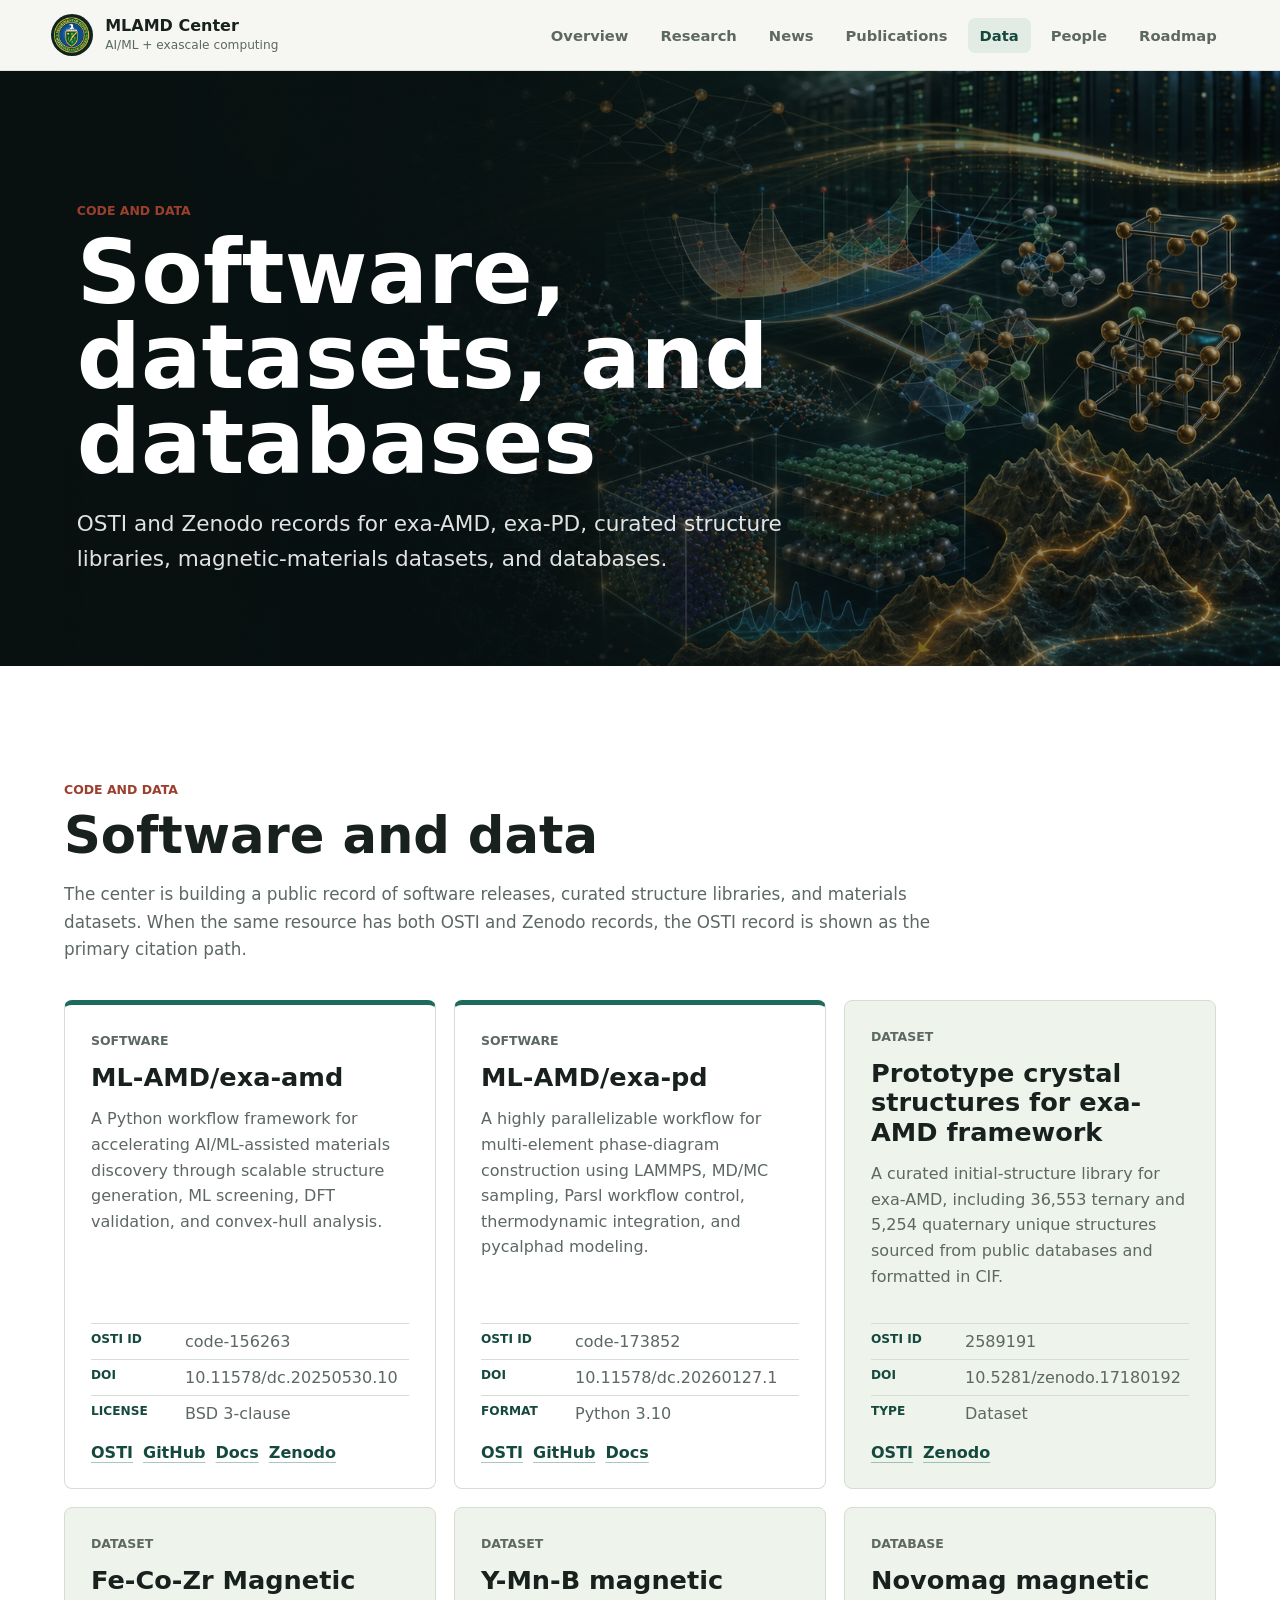
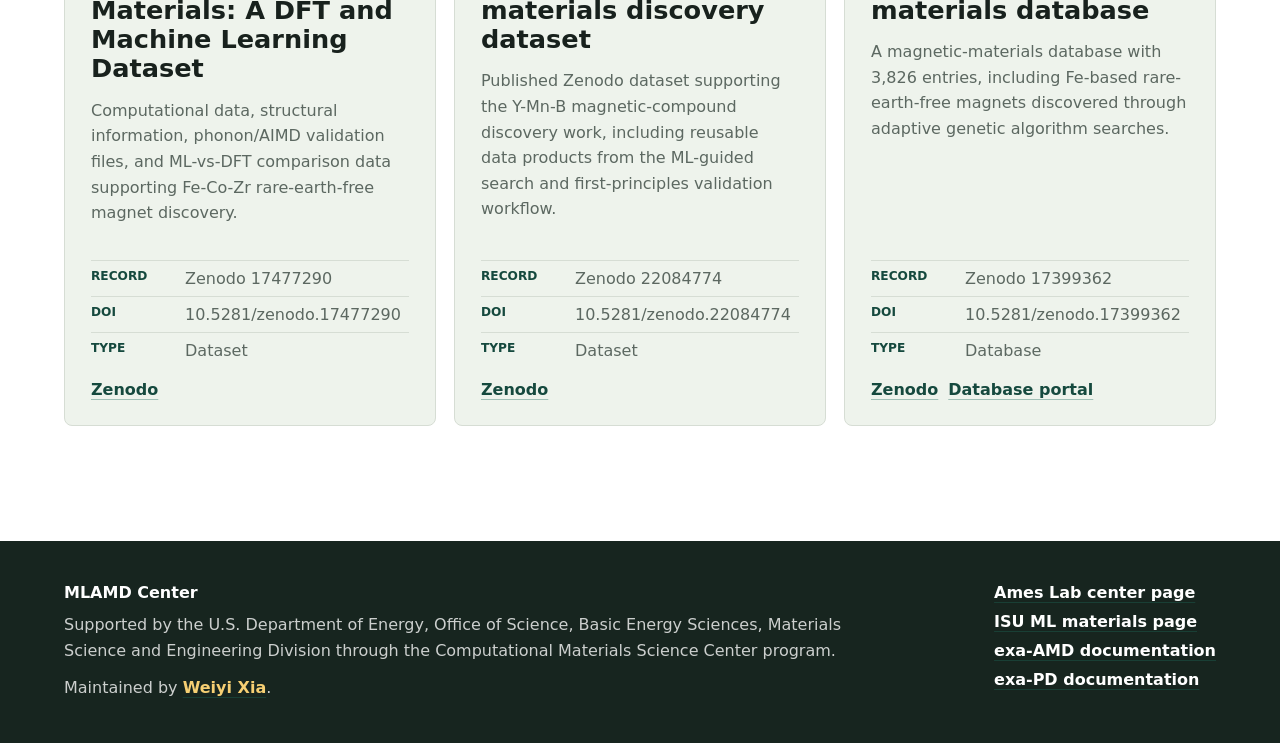
<file: data.html>
<!doctype html>
<html lang="en">
  <head>
    <meta charset="utf-8" />
    <meta name="viewport" content="width=device-width, initial-scale=1" />
    <title>Code and Data | MLAMD Center</title>
    <meta name="description" content="MLAMD Center project page." />
    <link rel="stylesheet" href="styles.css" />
  </head>
  <body>
    <header class="site-header">
      <a class="brand" href="index.html" aria-label="MLAMD Center home">
        <img class="brand-logo" src="assets/doe-seal.png" alt="U.S. Department of Energy seal" />
        <span>
          <strong>MLAMD Center</strong>
          <small>AI/ML + exascale computing</small>
        </span>
      </a>
      <nav class="main-nav" aria-label="Primary navigation">
        <a href="index.html">Overview</a>
        <a href="research.html">Research</a>
        <a href="news.html">News</a>
        <a href="publications.html">Publications</a>
        <a class="is-active" href="data.html">Data</a>
        <a href="people.html">People</a>
        <a href="roadmap.html">Roadmap</a>
      </nav>
    </header>
    <main id="top">
      <section class="people-hero page-hero">
        <div>
          <p class="eyebrow">Code and Data</p>
          <h1>Software, datasets, and databases</h1>
          <p class="lead">OSTI and Zenodo records for exa-AMD, exa-PD, curated structure libraries, magnetic-materials datasets, and databases.</p>
        </div>
      </section>

      <section id="data" class="section data-section">
        <div class="section-heading wide">
          <p class="eyebrow">Code and Data</p>
          <h2>Software and data</h2>
          <p class="section-intro">
            The center is building a public record of software releases, curated structure libraries, and
            materials datasets. When the same resource has both OSTI and Zenodo records, the OSTI record is shown
            as the primary citation path.
          </p>
        </div>
        <div class="data-grid">
          <article class="data-card featured-data">
            <p class="label">Software</p>
            <h3>ML-AMD/exa-amd</h3>
            <p>
              A Python workflow framework for accelerating AI/ML-assisted materials discovery through scalable
              structure generation, ML screening, DFT validation, and convex-hull analysis.
            </p>
            <dl class="data-meta">
              <div><dt>OSTI ID</dt><dd>code-156263</dd></div>
              <div><dt>DOI</dt><dd>10.11578/dc.20250530.10</dd></div>
              <div><dt>License</dt><dd>BSD 3-clause</dd></div>
            </dl>
            <div class="data-links">
              <a href="https://www.osti.gov/biblio/code-156263">OSTI</a>
              <a href="https://github.com/ML-AMD/exa-amd">GitHub</a>
              <a href="https://ml-amd.github.io/exa-amd/">Docs</a>
              <a href="https://zenodo.org/records/17477448">Zenodo</a>
            </div>
          </article>

          <article class="data-card featured-data">
            <p class="label">Software</p>
            <h3>ML-AMD/exa-pd</h3>
            <p>
              A highly parallelizable workflow for multi-element phase-diagram construction using LAMMPS,
              MD/MC sampling, Parsl workflow control, thermodynamic integration, and pycalphad modeling.
            </p>
            <dl class="data-meta">
              <div><dt>OSTI ID</dt><dd>code-173852</dd></div>
              <div><dt>DOI</dt><dd>10.11578/dc.20260127.1</dd></div>
              <div><dt>Format</dt><dd>Python 3.10</dd></div>
            </dl>
            <div class="data-links">
              <a href="https://www.osti.gov/biblio/code-173852">OSTI</a>
              <a href="https://github.com/ML-AMD/exa-pd">GitHub</a>
              <a href="https://ml-amd.github.io/exa-pd/">Docs</a>
            </div>
          </article>

          <article class="data-card">
            <p class="label">Dataset</p>
            <h3>Prototype crystal structures for exa-AMD framework</h3>
            <p>
              A curated initial-structure library for exa-AMD, including 36,553 ternary and 5,254 quaternary
              unique structures sourced from public databases and formatted in CIF.
            </p>
            <dl class="data-meta">
              <div><dt>OSTI ID</dt><dd>2589191</dd></div>
              <div><dt>DOI</dt><dd>10.5281/zenodo.17180192</dd></div>
              <div><dt>Type</dt><dd>Dataset</dd></div>
            </dl>
            <div class="data-links">
              <a href="https://www.osti.gov/biblio/2589191">OSTI</a>
              <a href="https://zenodo.org/records/17180192">Zenodo</a>
            </div>
          </article>

          <article class="data-card">
            <p class="label">Dataset</p>
            <h3>Fe-Co-Zr Magnetic Materials: A DFT and Machine Learning Dataset</h3>
            <p>
              Computational data, structural information, phonon/AIMD validation files, and ML-vs-DFT comparison
              data supporting Fe-Co-Zr rare-earth-free magnet discovery.
            </p>
            <dl class="data-meta">
              <div><dt>Record</dt><dd>Zenodo 17477290</dd></div>
              <div><dt>DOI</dt><dd>10.5281/zenodo.17477290</dd></div>
              <div><dt>Type</dt><dd>Dataset</dd></div>
            </dl>
            <div class="data-links">
              <a href="https://zenodo.org/records/17477290">Zenodo</a>
            </div>
          </article>

          <article class="data-card">
            <p class="label">Dataset</p>
            <h3>Y-Mn-B magnetic materials discovery dataset</h3>
            <p>
              Published Zenodo dataset supporting the Y-Mn-B magnetic-compound discovery work, including reusable
              data products from the ML-guided search and first-principles validation workflow.
            </p>
            <dl class="data-meta">
              <div><dt>Record</dt><dd>Zenodo 22084774</dd></div>
              <div><dt>DOI</dt><dd>10.5281/zenodo.22084774</dd></div>
              <div><dt>Type</dt><dd>Dataset</dd></div>
            </dl>
            <div class="data-links">
              <a href="https://zenodo.org/records/22084774">Zenodo</a>
            </div>
          </article>

          <article class="data-card">
            <p class="label">Database</p>
            <h3>Novomag magnetic materials database</h3>
            <p>
              A magnetic-materials database with 3,826 entries, including Fe-based rare-earth-free magnets
              discovered through adaptive genetic algorithm searches.
            </p>
            <dl class="data-meta">
              <div><dt>Record</dt><dd>Zenodo 17399362</dd></div>
              <div><dt>DOI</dt><dd>10.5281/zenodo.17399362</dd></div>
              <div><dt>Type</dt><dd>Database</dd></div>
            </dl>
            <div class="data-links">
              <a href="https://zenodo.org/records/17399362">Zenodo</a>
              <a href="https://www.novomag.physics.iastate.edu/structure-database">Database portal</a>
            </div>
          </article>
        </div>
      </section>
    </main>
    <footer class="site-footer">
      <div>
        <strong>MLAMD Center</strong>
        <p>Supported by the U.S. Department of Energy, Office of Science, Basic Energy Sciences, Materials Science and Engineering Division through the Computational Materials Science Center program.</p>
        <p class="maintainer">Maintained by <a href="https://shdejavu.github.io/">Weiyi Xia</a>.</p>
      </div>
      <nav aria-label="Related links">
        <a href="https://www.ameslab.gov/machine-learning-accelerated-materials-discovery-center">Ames Lab center page</a>
        <a href="https://ml-material.physics.iastate.edu/">ISU ML materials page</a>
        <a href="https://ml-amd.github.io/exa-amd/">exa-AMD documentation</a>
        <a href="https://ml-amd.github.io/exa-pd/">exa-PD documentation</a>
      </nav>
    </footer>
    <script src="app.js"></script>
  </body>
</html>
</file>
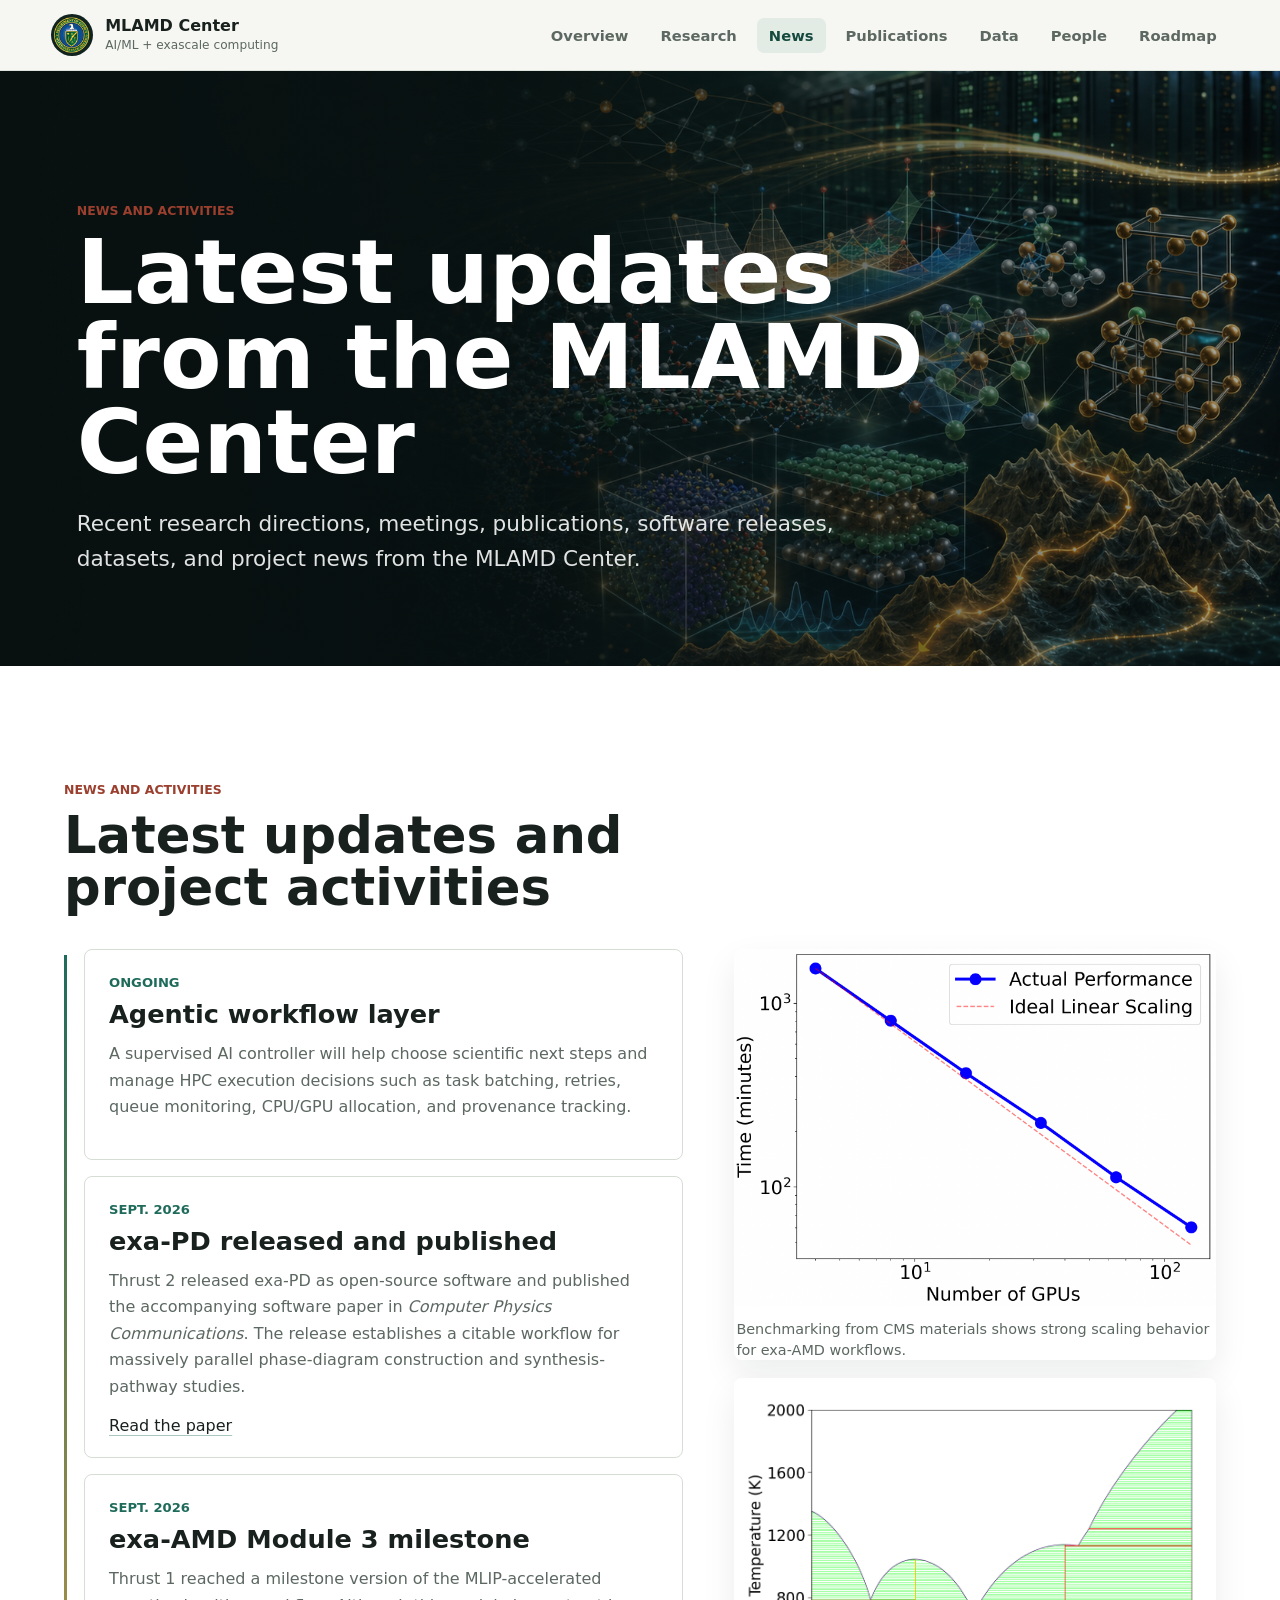
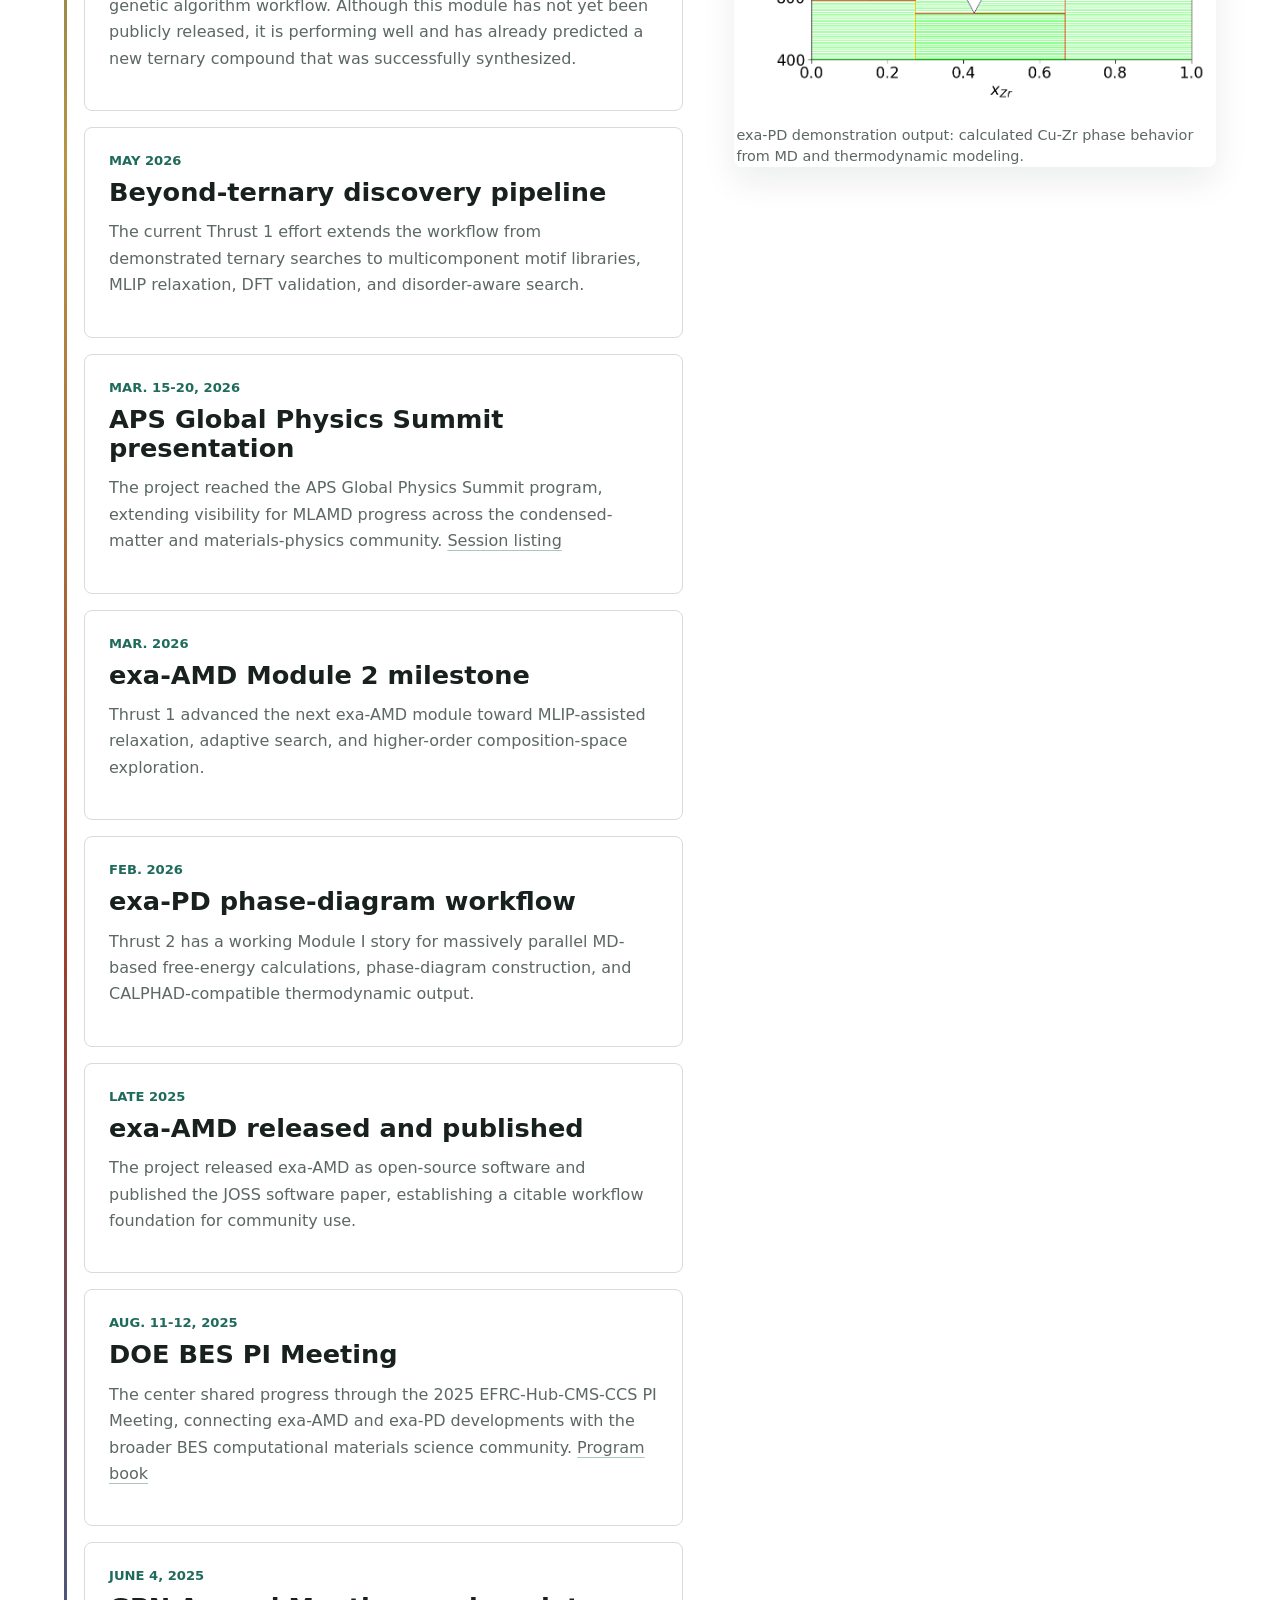
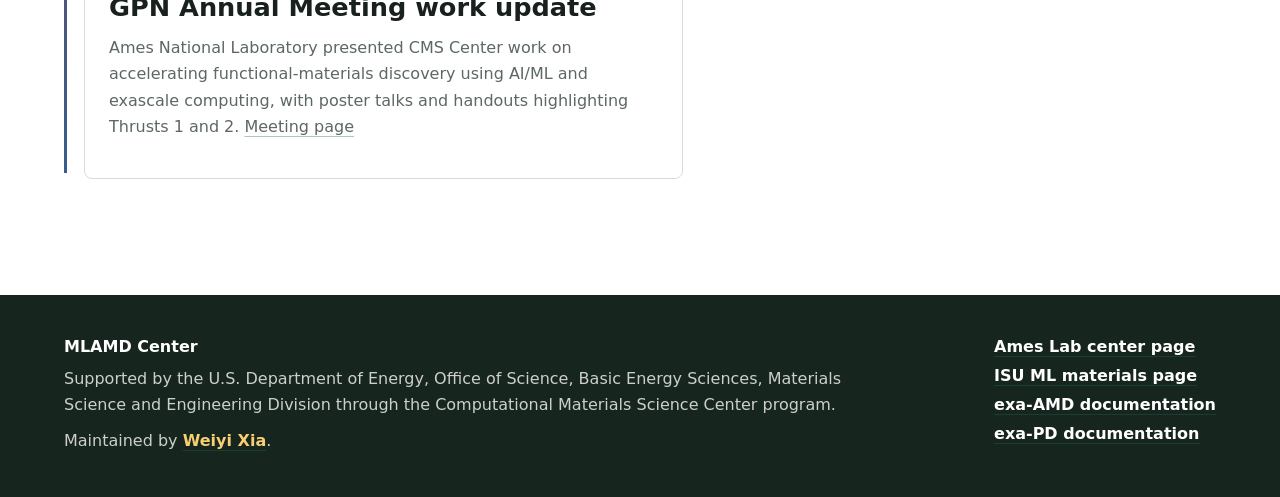
<file: news.html>
<!doctype html>
<html lang="en">
  <head>
    <meta charset="utf-8" />
    <meta name="viewport" content="width=device-width, initial-scale=1" />
    <title>News | MLAMD Center</title>
    <meta name="description" content="MLAMD Center project page." />
    <link rel="stylesheet" href="styles.css" />
  </head>
  <body>
    <header class="site-header">
      <a class="brand" href="index.html" aria-label="MLAMD Center home">
        <img class="brand-logo" src="assets/doe-seal.png" alt="U.S. Department of Energy seal" />
        <span>
          <strong>MLAMD Center</strong>
          <small>AI/ML + exascale computing</small>
        </span>
      </a>
      <nav class="main-nav" aria-label="Primary navigation">
        <a href="index.html">Overview</a>
        <a href="research.html">Research</a>
        <a class="is-active" href="news.html">News</a>
        <a href="publications.html">Publications</a>
        <a href="data.html">Data</a>
        <a href="people.html">People</a>
        <a href="roadmap.html">Roadmap</a>
      </nav>
    </header>
    <main id="top">
      <section class="people-hero page-hero">
        <div>
          <p class="eyebrow">News and activities</p>
          <h1>Latest updates from the MLAMD Center</h1>
          <p class="lead">Recent research directions, meetings, publications, software releases, datasets, and project news from the MLAMD Center.</p>
        </div>
      </section>
<section id="news" class="section progress">
        <div class="section-heading">
          <p class="eyebrow">News and activities</p>
          <h2>Latest updates and project activities</h2>
        </div>
        <div class="progress-layout">
          <div class="timeline">
            <article>
              <span>Ongoing</span>
              <h3>Agentic workflow layer</h3>
              <p>
                A supervised AI controller will help choose scientific next steps and manage HPC execution decisions
                such as task batching, retries, queue monitoring, CPU/GPU allocation, and provenance tracking.
              </p>
            </article>
            <article>
              <span>Sept. 2026</span>
              <h3>exa-PD released and published</h3>
              <p>
                Thrust 2 released exa-PD as open-source software and published the accompanying software paper in
                <em>Computer Physics Communications</em>. The release establishes a citable workflow for massively
                parallel phase-diagram construction and synthesis-pathway studies.
              </p>
              <a href="https://doi.org/10.1016/j.cpc.2026.110398">Read the paper</a>
            </article>
            <article>
              <span>Sept. 2026</span>
              <h3>exa-AMD Module 3 milestone</h3>
              <p>
                Thrust 1 reached a milestone version of the MLIP-accelerated genetic algorithm workflow. Although this
                module has not yet been publicly released, it is performing well and has already predicted a new
                ternary compound that was successfully synthesized.
              </p>
            </article>
            <article>
              <span>May 2026</span>
              <h3>Beyond-ternary discovery pipeline</h3>
              <p>
                The current Thrust 1 effort extends the workflow from demonstrated ternary searches to multicomponent
                motif libraries, MLIP relaxation, DFT validation, and disorder-aware search.
              </p>
            </article>
            <article>
              <span>Mar. 15-20, 2026</span>
              <h3>APS Global Physics Summit presentation</h3>
              <p>
                The project reached the APS Global Physics Summit program, extending visibility for MLAMD progress
                across the condensed-matter and materials-physics community.
                <a href="https://summit.aps.org/smt/2026/events/MAR-B46/10">Session listing</a>
              </p>
            </article>
            <article>
              <span>Mar. 2026</span>
              <h3>exa-AMD Module 2 milestone</h3>
              <p>
                Thrust 1 advanced the next exa-AMD module toward MLIP-assisted relaxation, adaptive search, and
                higher-order composition-space exploration.
              </p>
            </article>
            <article>
              <span>Feb. 2026</span>
              <h3>exa-PD phase-diagram workflow</h3>
              <p>
                Thrust 2 has a working Module I story for massively parallel MD-based free-energy calculations,
                phase-diagram construction, and CALPHAD-compatible thermodynamic output.
              </p>
            </article>
            <article>
              <span>Late 2025</span>
              <h3>exa-AMD released and published</h3>
              <p>
                The project released exa-AMD as open-source software and published the JOSS software paper,
                establishing a citable workflow foundation for community use.
              </p>
            </article>
            <article>
              <span>Aug. 11-12, 2025</span>
              <h3>DOE BES PI Meeting</h3>
              <p>
                The center shared progress through the 2025 EFRC-Hub-CMS-CCS PI Meeting, connecting exa-AMD and
                exa-PD developments with the broader BES computational materials science community.
                <a href="https://science.osti.gov/-/media/bes/efrc/pdf/PI-Meetings/2025-EFRC-Hub-CMS-CCS-PI-Meeting-Program-Book.pdf">Program book</a>
              </p>
            </article>
            <article>
              <span>June 4, 2025</span>
              <h3>GPN Annual Meeting work update</h3>
              <p>
                Ames National Laboratory presented CMS Center work on accelerating functional-materials discovery
                using AI/ML and exascale computing, with poster talks and handouts highlighting Thrusts 1 and 2.
                <a href="https://www.greatplains.net/gpn-annual-meeting-2025/">Meeting page</a>
              </p>
            </article>
          </div>
          <div class="evidence-stack">
            <figure class="media-panel">
              <img src="assets/exa-amd-scaling.png" alt="exa-AMD scaling plot showing near-linear performance as GPUs increase" />
              <figcaption>Benchmarking from CMS materials shows strong scaling behavior for exa-AMD workflows.</figcaption>
            </figure>
            <figure class="media-panel">
              <img src="assets/exa-pd-cuzr-phase.png" alt="Calculated Cu-Zr phase diagram from exa-PD workflow" />
              <figcaption>exa-PD demonstration output: calculated Cu-Zr phase behavior from MD and thermodynamic modeling.</figcaption>
            </figure>
          </div>
        </div>
      </section>

      
    </main>
    <footer class="site-footer">
      <div>
        <strong>MLAMD Center</strong>
        <p>Supported by the U.S. Department of Energy, Office of Science, Basic Energy Sciences, Materials Science and Engineering Division through the Computational Materials Science Center program.</p>
        <p class="maintainer">Maintained by <a href="https://shdejavu.github.io/">Weiyi Xia</a>.</p>
      </div>
      <nav aria-label="Related links">
        <a href="https://www.ameslab.gov/machine-learning-accelerated-materials-discovery-center">Ames Lab center page</a>
        <a href="https://ml-material.physics.iastate.edu/">ISU ML materials page</a>
        <a href="https://ml-amd.github.io/exa-amd/">exa-AMD documentation</a>
        <a href="https://ml-amd.github.io/exa-pd/">exa-PD documentation</a>
      </nav>
    </footer>
    <script src="app.js"></script>
  </body>
</html>
</file>
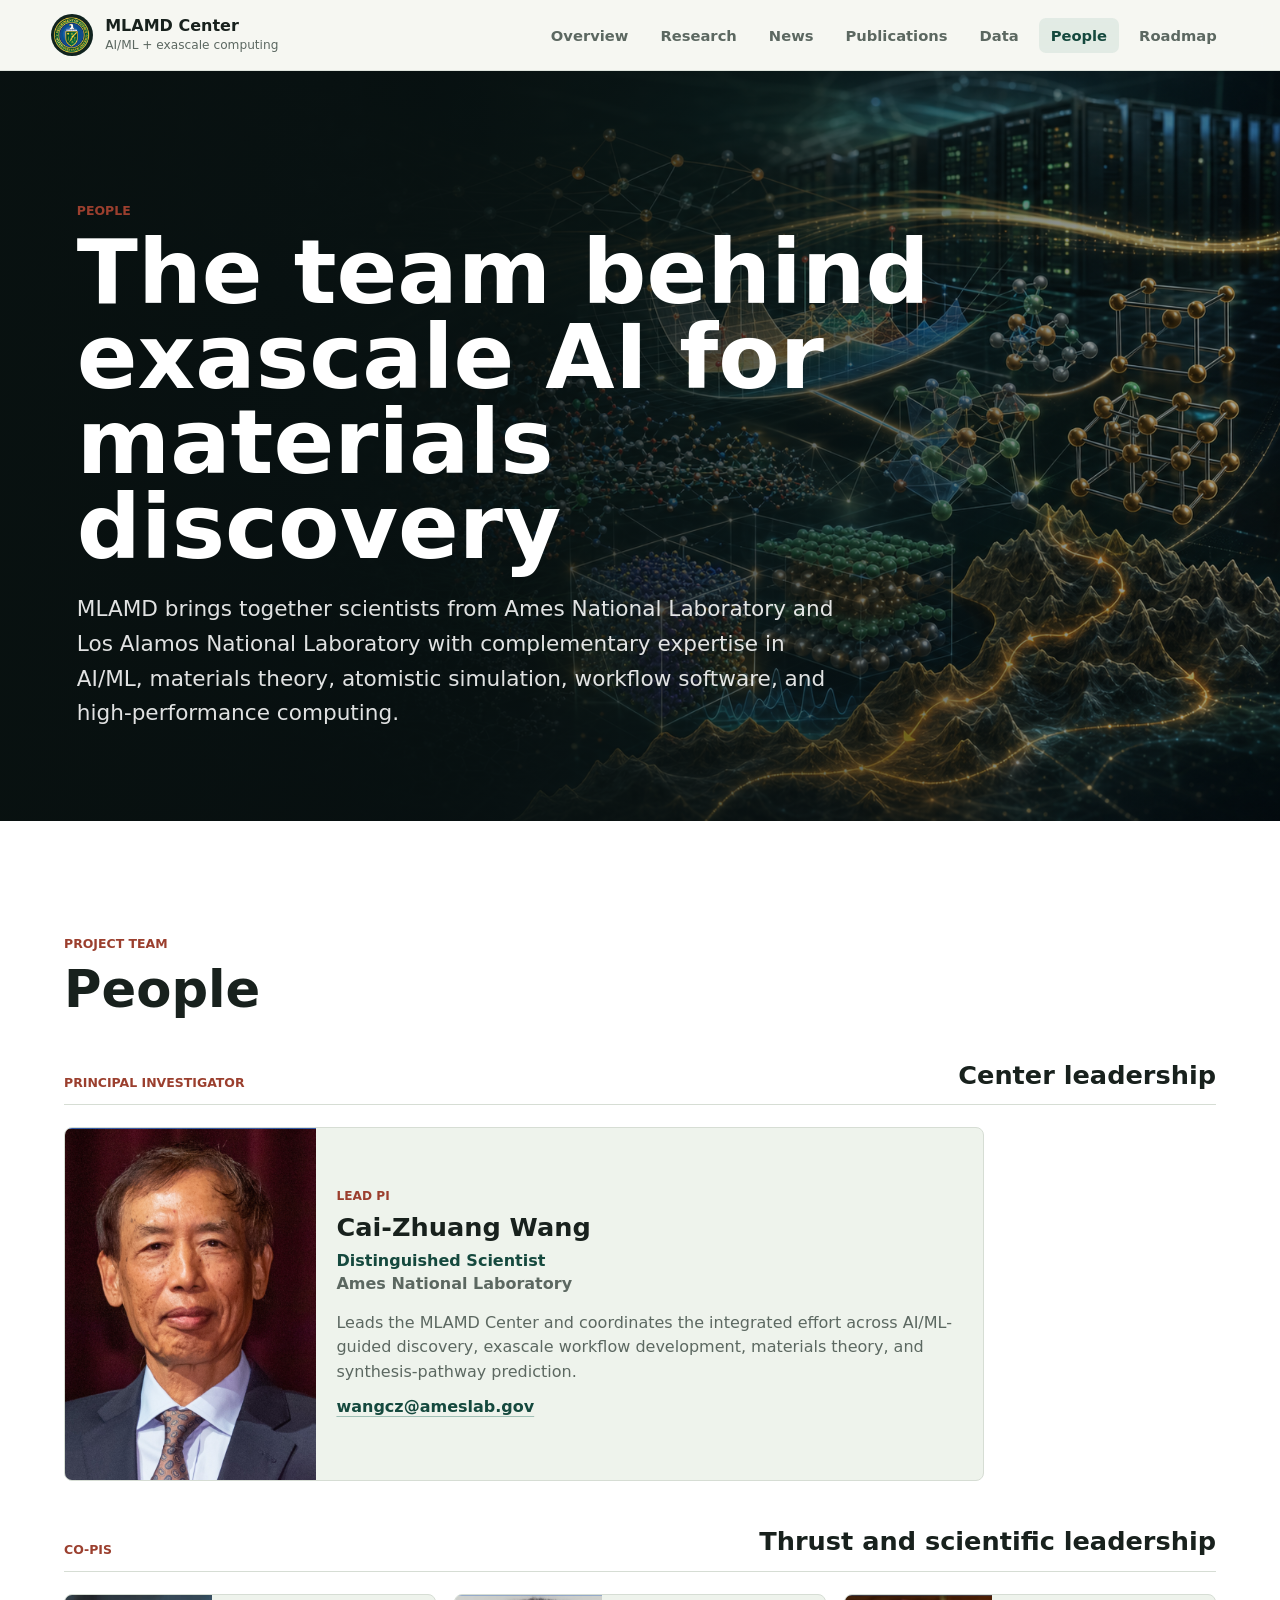
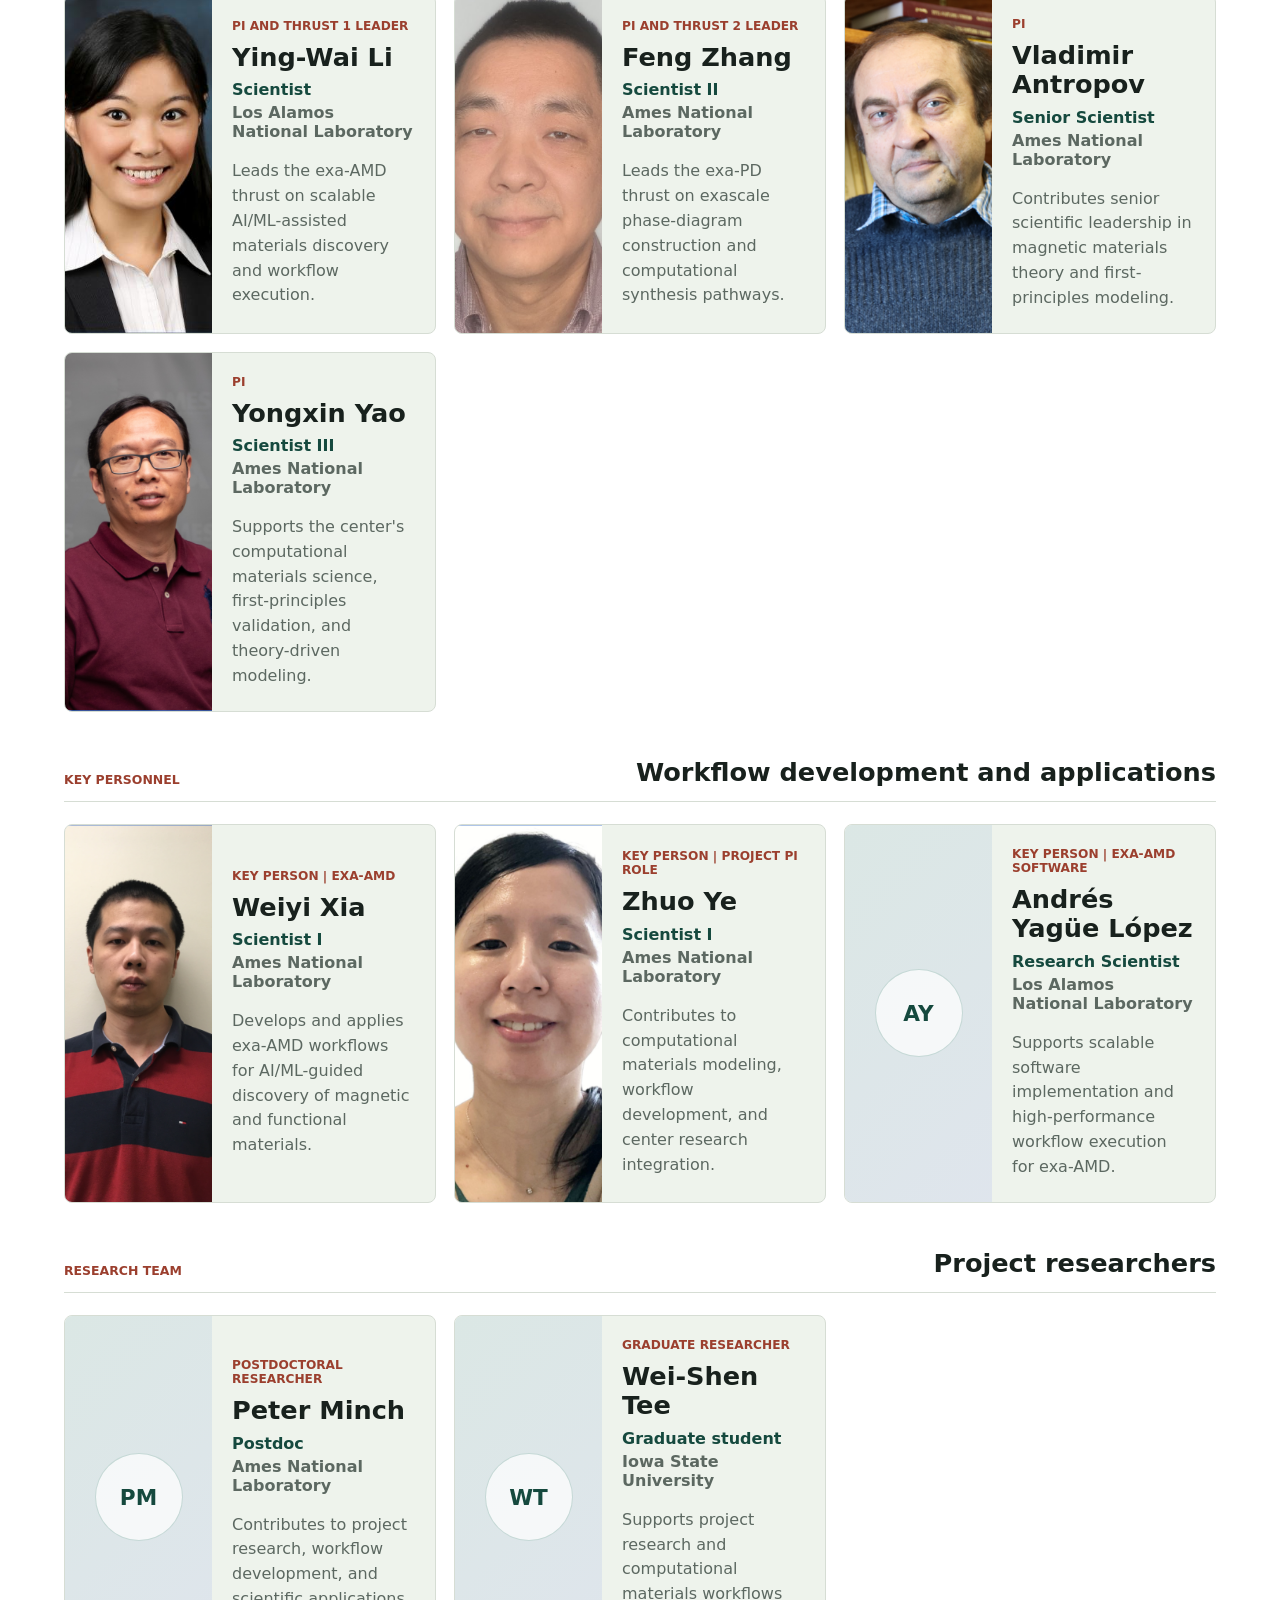
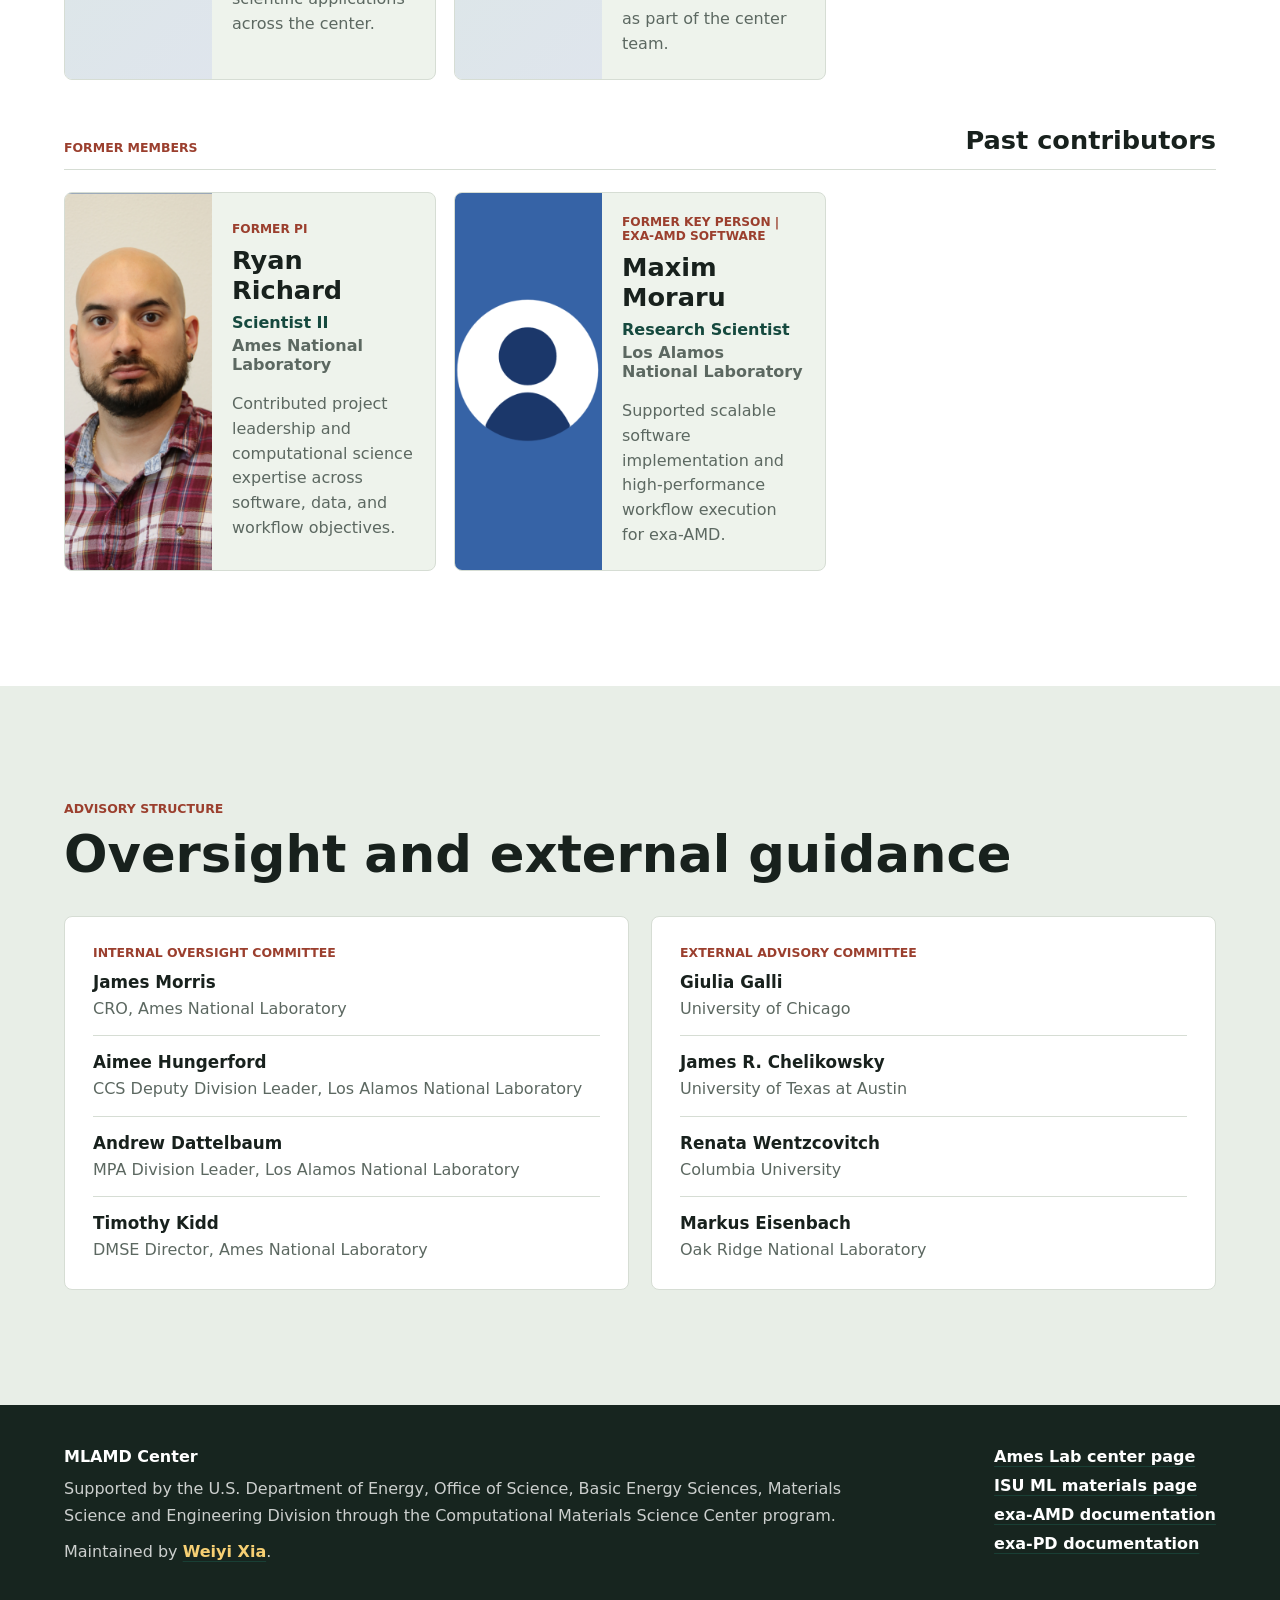
<file: people.html>
<!doctype html>
<html lang="en">
  <head>
    <meta charset="utf-8" />
    <meta name="viewport" content="width=device-width, initial-scale=1" />
    <title>People | MLAMD Center</title>
    <meta name="description" content="MLAMD Center project page." />
    <link rel="stylesheet" href="styles.css" />
  </head>
  <body>
    <header class="site-header">
      <a class="brand" href="index.html" aria-label="MLAMD Center home">
        <img class="brand-logo" src="assets/doe-seal.png" alt="U.S. Department of Energy seal" />
        <span>
          <strong>MLAMD Center</strong>
          <small>AI/ML + exascale computing</small>
        </span>
      </a>
      <nav class="main-nav" aria-label="Primary navigation">
        <a href="index.html">Overview</a>
        <a href="research.html">Research</a>
        <a href="news.html">News</a>
        <a href="publications.html">Publications</a>
        <a href="data.html">Data</a>
        <a class="is-active" href="people.html">People</a>
        <a href="roadmap.html">Roadmap</a>
      </nav>
    </header>
    <main id="top">
      <section class="people-hero page-hero">
        <div>
          <p class="eyebrow">People</p>
          <h1>The team behind exascale AI for materials discovery</h1>
          <p class="lead">MLAMD brings together scientists from Ames National Laboratory and Los Alamos National Laboratory with complementary expertise in AI/ML, materials theory, atomistic simulation, workflow software, and high-performance computing.</p>
        </div>
      </section>
<section id="people" class="section people-section">
        <div class="section-heading wide">
          <p class="eyebrow">Project team</p>
          <h2>People</h2>
        </div>

        <div class="people-group">
          <div class="group-heading">
            <p class="label">Principal Investigator</p>
            <h3>Center leadership</h3>
          </div>
          <div class="people-grid one-up">
            <article class="person-card featured-person">
              <img src="assets/people/cai-zhuang-wang.png" alt="Cai-Zhuang Wang" />
              <div class="person-copy">
                <p class="person-role">Lead PI</p>
                <h3>Cai-Zhuang Wang</h3>
                <p class="person-title">Distinguished Scientist</p>
                <p class="person-org">Ames National Laboratory</p>
                <p>
                  Leads the MLAMD Center and coordinates the integrated effort across AI/ML-guided discovery,
                  exascale workflow development, materials theory, and synthesis-pathway prediction.
                  <br />
                  <a class="person-email" href="mailto:wangcz@ameslab.gov">wangcz@ameslab.gov</a>
                </p>
              </div>
            </article>
          </div>
        </div>

        <div class="people-group">
          <div class="group-heading">
            <p class="label">Co-PIs</p>
            <h3>Thrust and scientific leadership</h3>
          </div>
          <div class="people-grid">
            <article class="person-card">
              <img src="assets/people/ying-wai-li.jpg" alt="Ying-Wai Li" />
              <div class="person-copy">
                <p class="person-role">PI and Thrust 1 leader</p>
                <h3>Ying-Wai Li</h3>
                <p class="person-title">Scientist</p>
                <p class="person-org">Los Alamos National Laboratory</p>
                <p>
                  Leads the exa-AMD thrust on scalable AI/ML-assisted materials discovery and workflow execution.
                </p>
              </div>
            </article>

            <article class="person-card">
              <img src="assets/people/feng-zhang.png" alt="Feng Zhang" />
              <div class="person-copy">
                <p class="person-role">PI and Thrust 2 leader</p>
                <h3>Feng Zhang</h3>
                <p class="person-title">Scientist II</p>
                <p class="person-org">Ames National Laboratory</p>
                <p>
                  Leads the exa-PD thrust on exascale phase-diagram construction and computational synthesis pathways.
                </p>
              </div>
            </article>

            <article class="person-card">
              <img src="assets/people/vladimir-antropov.png" alt="Vladimir Antropov" />
              <div class="person-copy">
                <p class="person-role">PI</p>
                <h3>Vladimir Antropov</h3>
                <p class="person-title">Senior Scientist</p>
                <p class="person-org">Ames National Laboratory</p>
                <p>
                  Contributes senior scientific leadership in magnetic materials theory and first-principles modeling.
                </p>
              </div>
            </article>

            <article class="person-card">
              <img src="assets/people/yongxin-yao.png" alt="Yongxin Yao" />
              <div class="person-copy">
                <p class="person-role">PI</p>
                <h3>Yongxin Yao</h3>
                <p class="person-title">Scientist III</p>
                <p class="person-org">Ames National Laboratory</p>
                <p>
                  Supports the center's computational materials science, first-principles validation, and theory-driven modeling.
                </p>
              </div>
            </article>
          </div>
        </div>

        <div class="people-group">
          <div class="group-heading">
            <p class="label">Key Personnel</p>
            <h3>Workflow development and applications</h3>
          </div>
          <div class="people-grid">
            <a class="person-card person-link-card" href="https://shdejavu.github.io/" aria-label="Open Weiyi Xia personal homepage">
              <img src="assets/people/weiyi-xia.png" alt="Weiyi Xia" />
              <div class="person-copy">
                <p class="person-role">Key person | exa-AMD</p>
                <h3>Weiyi Xia</h3>
                <p class="person-title">Scientist I</p>
                <p class="person-org">Ames National Laboratory</p>
                <p>
                  Develops and applies exa-AMD workflows for AI/ML-guided discovery of magnetic and functional materials.
                </p>
              </div>
            </a>

            <article class="person-card">
              <img src="assets/people/zhuo-ye.png" alt="Zhuo Ye" />
              <div class="person-copy">
                <p class="person-role">Key person | Project PI role</p>
                <h3>Zhuo Ye</h3>
                <p class="person-title">Scientist I</p>
                <p class="person-org">Ames National Laboratory</p>
                <p>
                  Contributes to computational materials modeling, workflow development, and center research integration.
                </p>
              </div>
            </article>

            <article class="person-card">
              <div class="person-photo-placeholder" role="img" aria-label="Photo placeholder for Andres Yague Lopez">
                <span>AY</span>
              </div>
              <div class="person-copy">
                <p class="person-role">Key person | exa-AMD software</p>
                <h3>Andrés Yagüe López</h3>
                <p class="person-title">Research Scientist</p>
                <p class="person-org">Los Alamos National Laboratory</p>
                <p>
                  Supports scalable software implementation and high-performance workflow execution for exa-AMD.
                </p>
              </div>
            </article>
          </div>
        </div>

        <div class="people-group">
          <div class="group-heading">
            <p class="label">Research Team</p>
            <h3>Project researchers</h3>
          </div>
          <div class="people-grid">
            <article class="person-card">
              <div class="person-photo-placeholder" role="img" aria-label="Photo placeholder for Peter Minch">
                <span>PM</span>
              </div>
              <div class="person-copy">
                <p class="person-role">Postdoctoral researcher</p>
                <h3>Peter Minch</h3>
                <p class="person-title">Postdoc</p>
                <p class="person-org">Ames National Laboratory</p>
                <p>
                  Contributes to project research, workflow development, and scientific applications across the center.
                </p>
              </div>
            </article>

            <article class="person-card">
              <div class="person-photo-placeholder" role="img" aria-label="Photo placeholder for Wei-Shen Tee">
                <span>WT</span>
              </div>
              <div class="person-copy">
                <p class="person-role">Graduate researcher</p>
                <h3>Wei-Shen Tee</h3>
                <p class="person-title">Graduate student</p>
                <p class="person-org">Iowa State University</p>
                <p>
                  Supports project research and computational materials workflows as part of the center team.
                </p>
              </div>
            </article>
          </div>
        </div>

        <div class="people-group">
          <div class="group-heading">
            <p class="label">Former Members</p>
            <h3>Past contributors</h3>
          </div>
          <div class="people-grid">
            <article class="person-card">
              <img src="assets/people/ryan-richard.png" alt="Ryan Richard" />
              <div class="person-copy">
                <p class="person-role">Former PI</p>
                <h3>Ryan Richard</h3>
                <p class="person-title">Scientist II</p>
                <p class="person-org">Ames National Laboratory</p>
                <p>
                  Contributed project leadership and computational science expertise across software, data, and workflow objectives.
                </p>
              </div>
            </article>

            <article class="person-card">
              <img src="assets/people/maxim-moraru.png" alt="Maxim Moraru" />
              <div class="person-copy">
                <p class="person-role">Former key person | exa-AMD software</p>
                <h3>Maxim Moraru</h3>
                <p class="person-title">Research Scientist</p>
                <p class="person-org">Los Alamos National Laboratory</p>
                <p>
                  Supported scalable software implementation and high-performance workflow execution for exa-AMD.
                </p>
              </div>
            </article>
          </div>
        </div>
      </section>

      <section id="committees" class="section committee-section">
        <div class="section-heading wide">
          <p class="eyebrow">Advisory structure</p>
          <h2>Oversight and external guidance</h2>
        </div>

        <div class="committee-grid">
          <article class="committee-panel">
            <p class="label">Internal Oversight Committee</p>
            <ul class="committee-list">
              <li><strong>James Morris</strong><span>CRO, Ames National Laboratory</span></li>
              <li><strong>Aimee Hungerford</strong><span>CCS Deputy Division Leader, Los Alamos National Laboratory</span></li>
              <li><strong>Andrew Dattelbaum</strong><span>MPA Division Leader, Los Alamos National Laboratory</span></li>
              <li><strong>Timothy Kidd</strong><span>DMSE Director, Ames National Laboratory</span></li>
            </ul>
          </article>

          <article class="committee-panel">
            <p class="label">External Advisory Committee</p>
            <ul class="committee-list">
              <li><strong>Giulia Galli</strong><span>University of Chicago</span></li>
              <li><strong>James R. Chelikowsky</strong><span>University of Texas at Austin</span></li>
              <li><strong>Renata Wentzcovitch</strong><span>Columbia University</span></li>
              <li><strong>Markus Eisenbach</strong><span>Oak Ridge National Laboratory</span></li>
            </ul>
          </article>
        </div>
      </section>
    
    </main>
    <footer class="site-footer">
      <div>
        <strong>MLAMD Center</strong>
        <p>Supported by the U.S. Department of Energy, Office of Science, Basic Energy Sciences, Materials Science and Engineering Division through the Computational Materials Science Center program.</p>
        <p class="maintainer">Maintained by <a href="https://shdejavu.github.io/">Weiyi Xia</a>.</p>
      </div>
      <nav aria-label="Related links">
        <a href="https://www.ameslab.gov/machine-learning-accelerated-materials-discovery-center">Ames Lab center page</a>
        <a href="https://ml-material.physics.iastate.edu/">ISU ML materials page</a>
        <a href="https://ml-amd.github.io/exa-amd/">exa-AMD documentation</a>
        <a href="https://ml-amd.github.io/exa-pd/">exa-PD documentation</a>
      </nav>
    </footer>
    <script src="app.js"></script>
  </body>
</html>
</file>
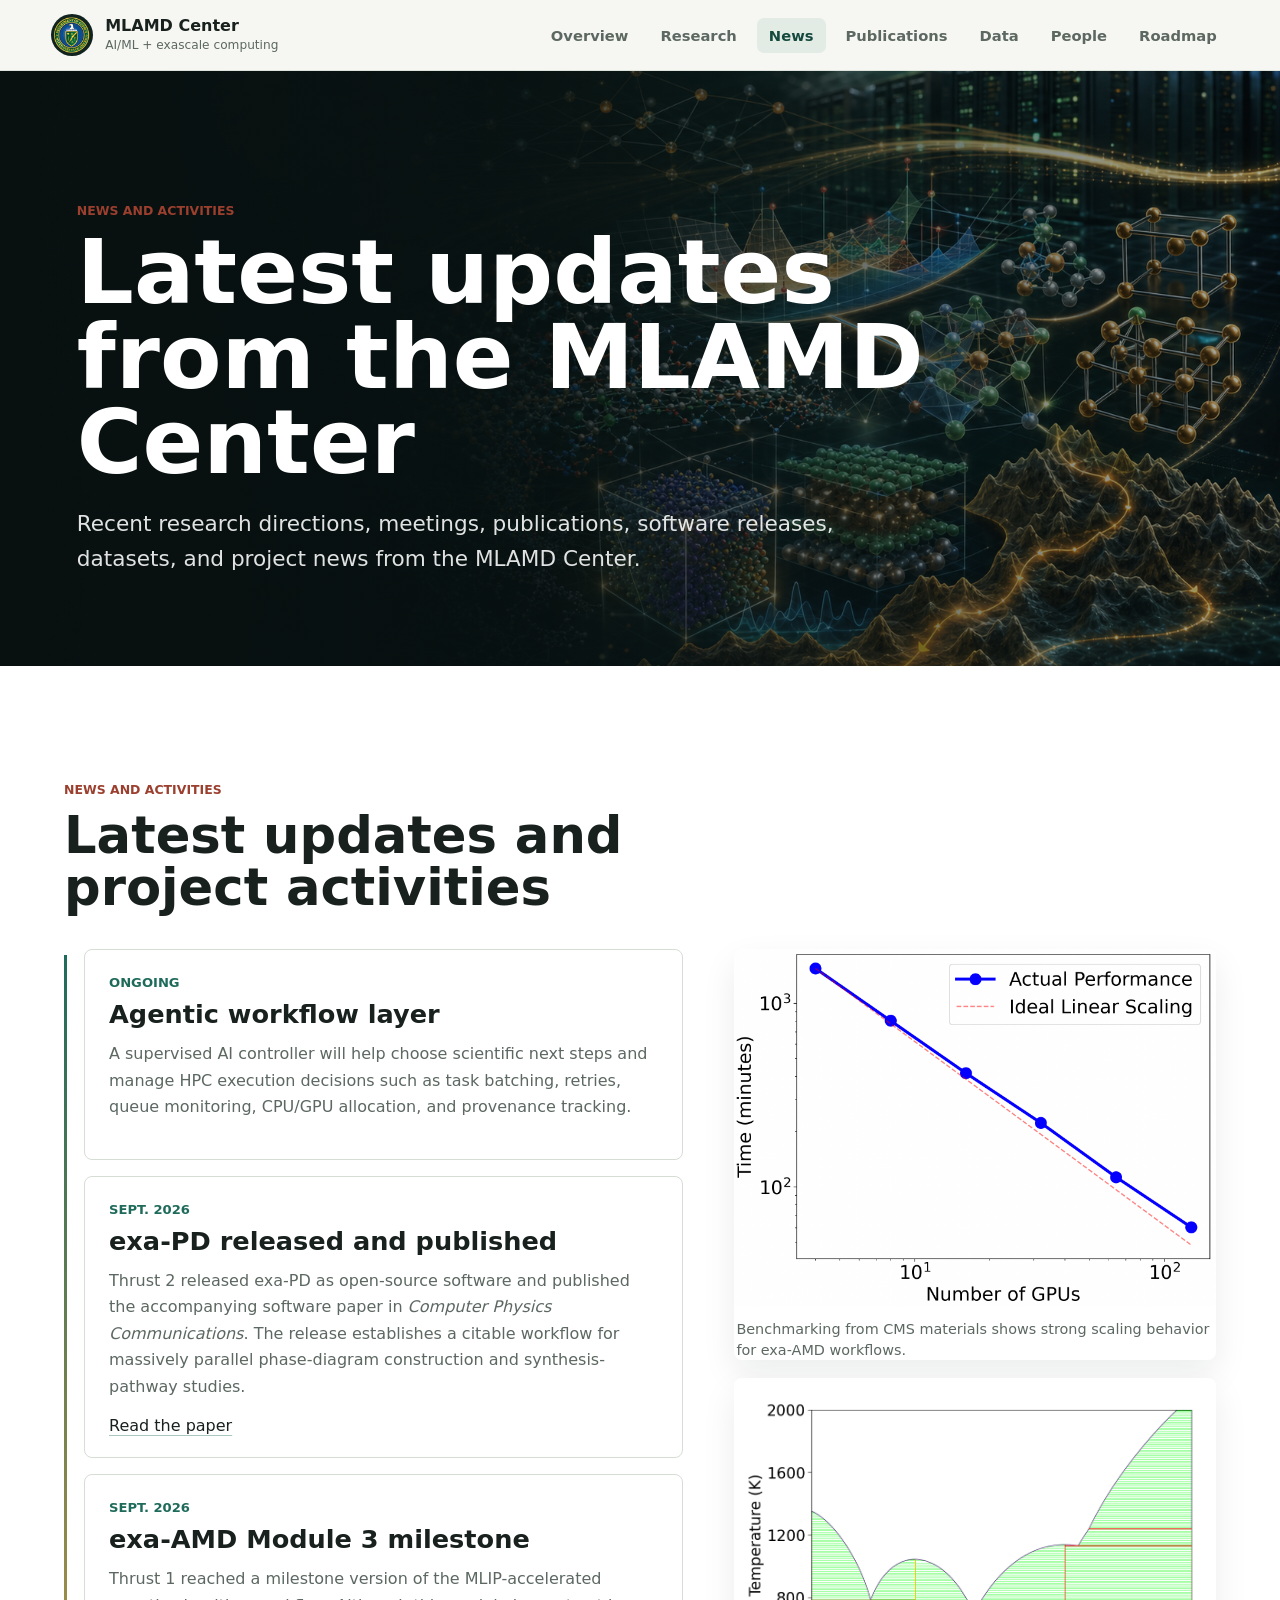
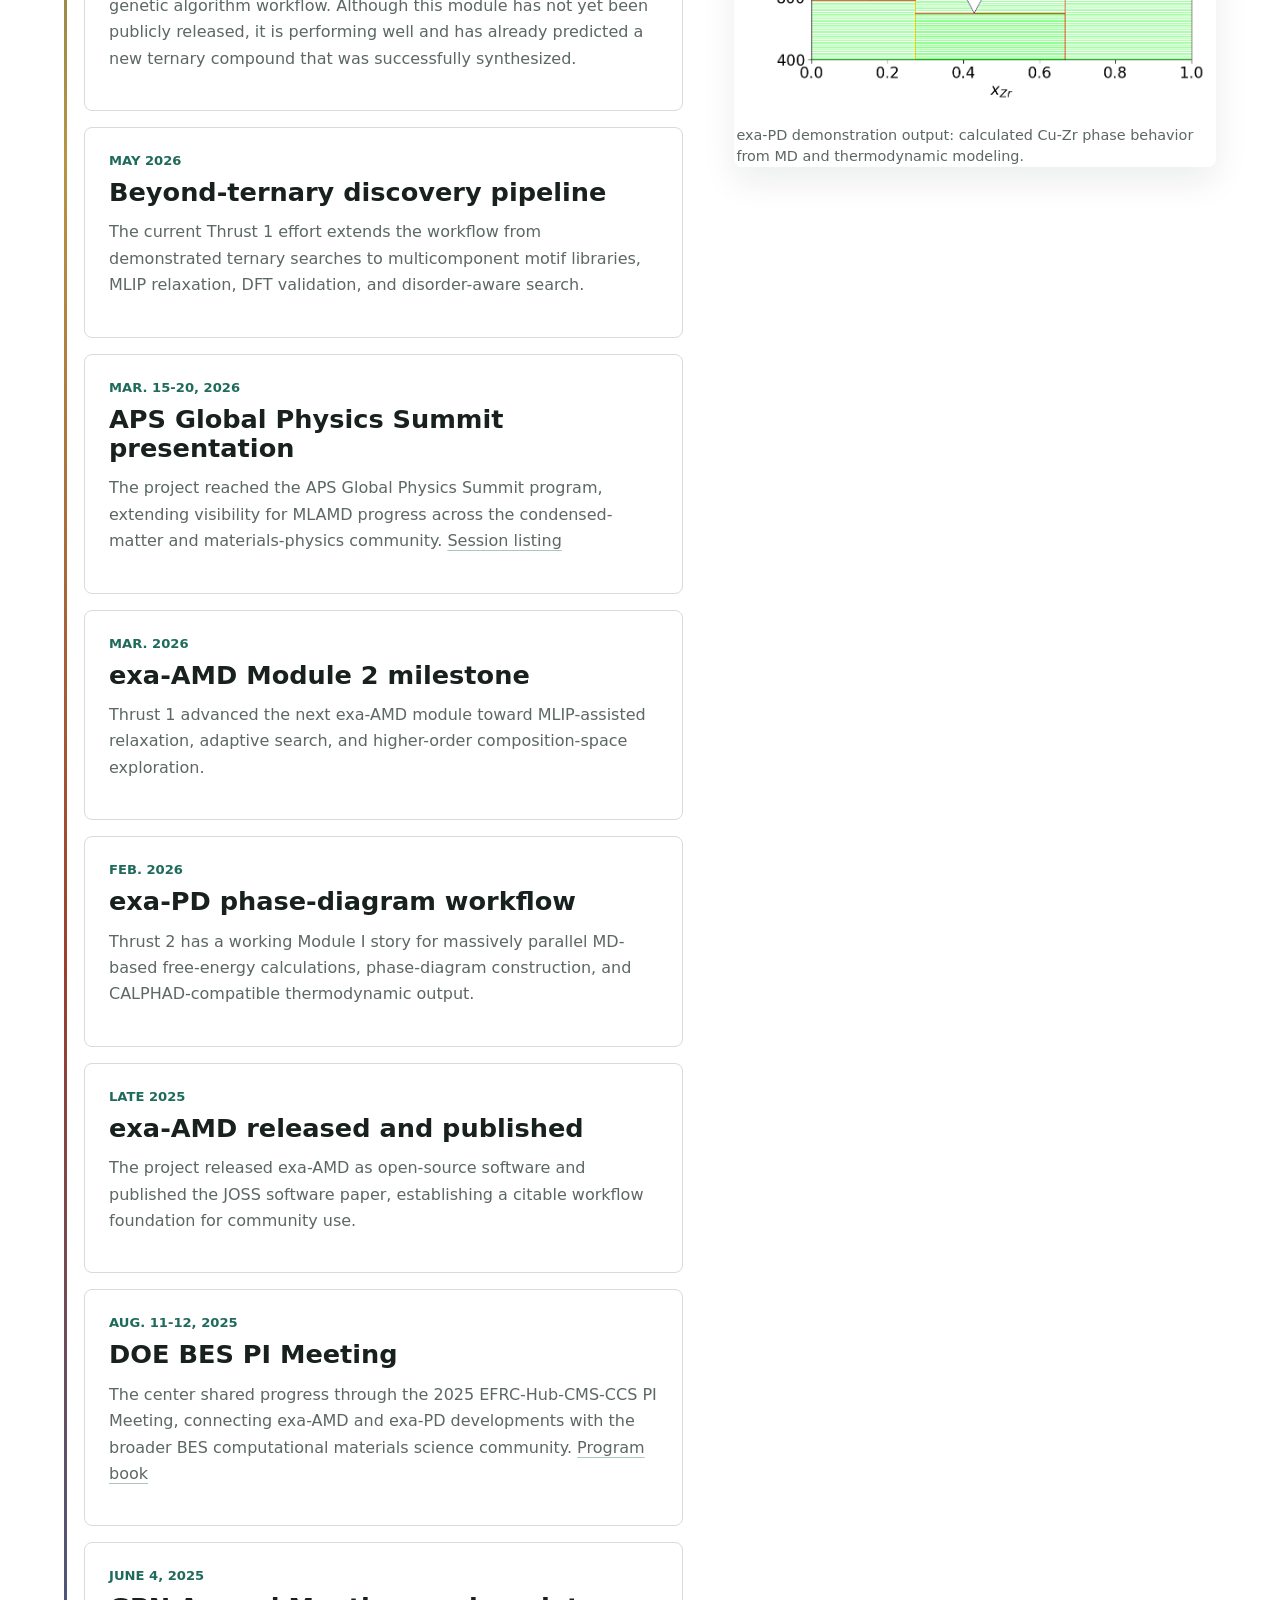
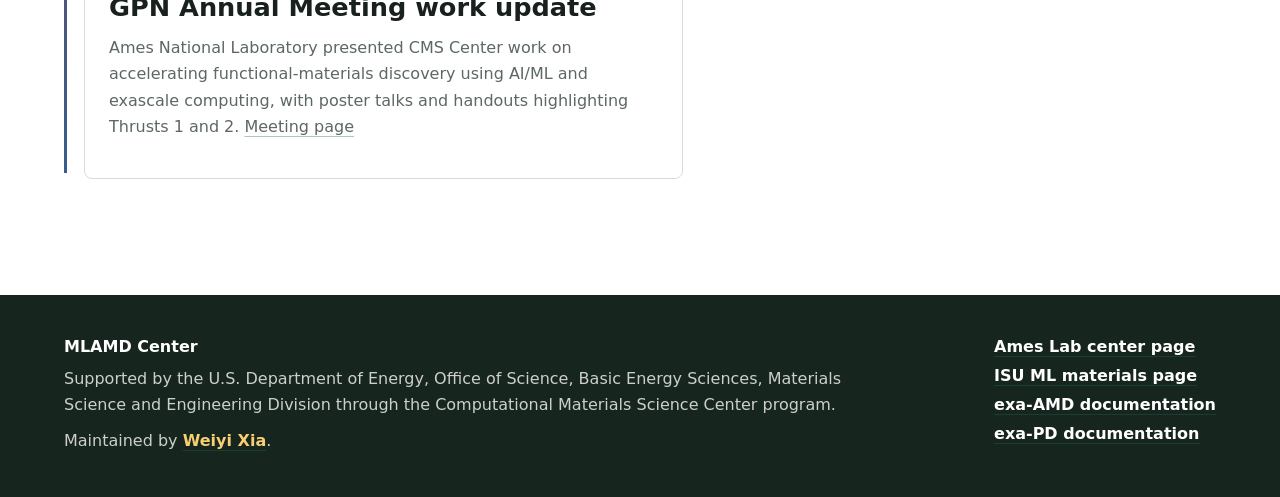
<file: progress.html>
<!doctype html>
<html lang="en">
  <head>
    <meta charset="utf-8" />
    <meta http-equiv="refresh" content="0; url=news.html" />
    <meta name="viewport" content="width=device-width, initial-scale=1" />
    <title>News | MLAMD Center</title>
    <link rel="canonical" href="news.html" />
    <script>window.location.replace("news.html");</script>
  </head>
  <body>
    <p><a href="news.html">Continue to News</a></p>
  </body>
</html>
</file>
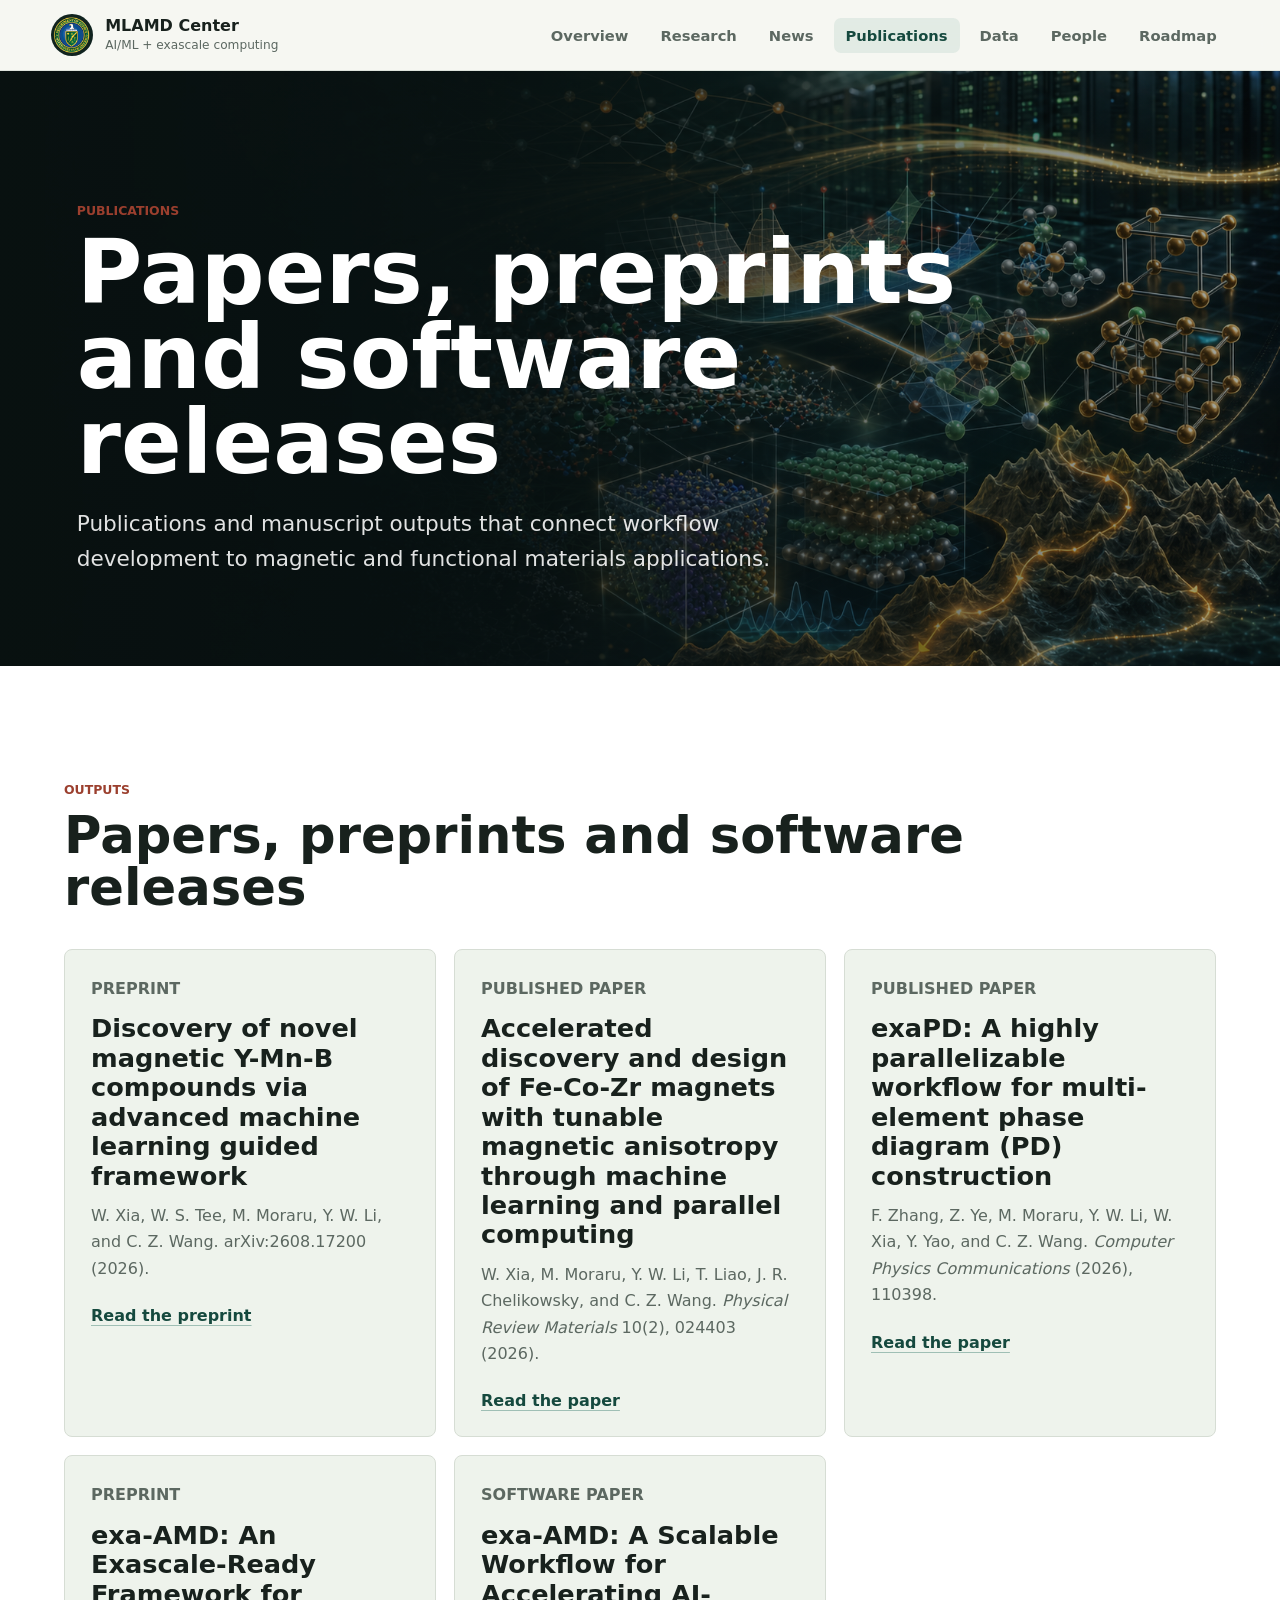
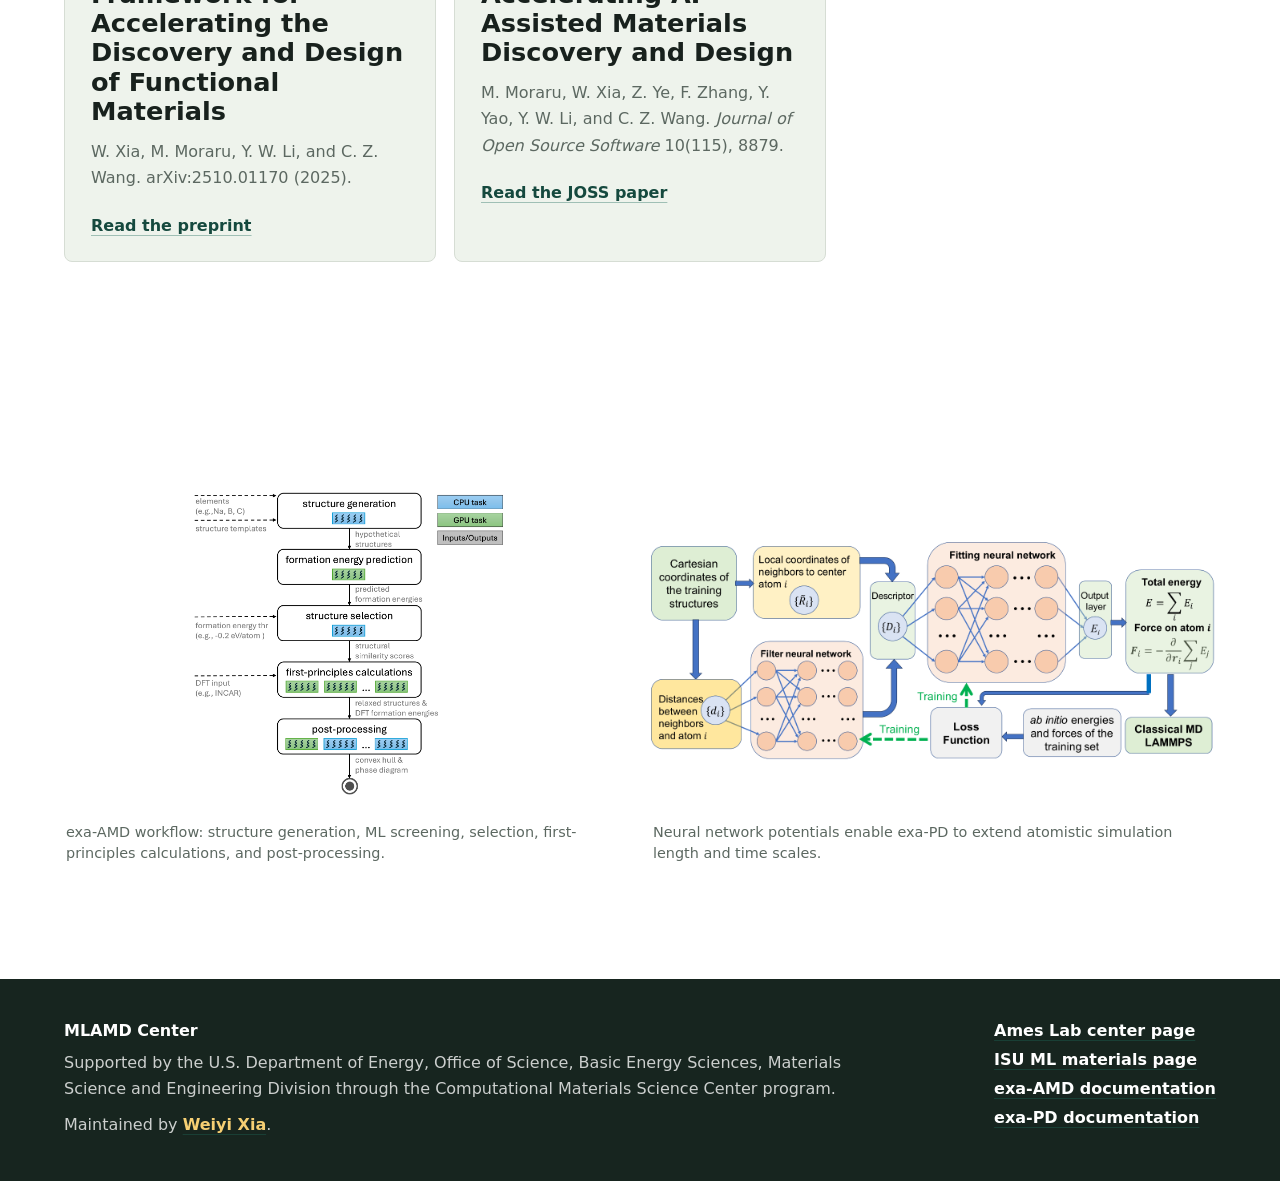
<file: publications.html>
<!doctype html>
<html lang="en">
  <head>
    <meta charset="utf-8" />
    <meta name="viewport" content="width=device-width, initial-scale=1" />
    <title>Publications | MLAMD Center</title>
    <meta name="description" content="MLAMD Center project page." />
    <link rel="stylesheet" href="styles.css" />
  </head>
  <body>
    <header class="site-header">
      <a class="brand" href="index.html" aria-label="MLAMD Center home">
        <img class="brand-logo" src="assets/doe-seal.png" alt="U.S. Department of Energy seal" />
        <span>
          <strong>MLAMD Center</strong>
          <small>AI/ML + exascale computing</small>
        </span>
      </a>
      <nav class="main-nav" aria-label="Primary navigation">
        <a href="index.html">Overview</a>
        <a href="research.html">Research</a>
        <a href="news.html">News</a>
        <a class="is-active" href="publications.html">Publications</a>
        <a href="data.html">Data</a>
        <a href="people.html">People</a>
        <a href="roadmap.html">Roadmap</a>
      </nav>
    </header>
    <main id="top">
      <section class="people-hero page-hero">
        <div>
          <p class="eyebrow">Publications</p>
          <h1>Papers, preprints and software releases</h1>
          <p class="lead">Publications and manuscript outputs that connect workflow development to magnetic and functional materials applications.</p>
        </div>
      </section>
<section id="publications" class="section publications">
        <div class="section-heading wide">
          <p class="eyebrow">Outputs</p>
          <h2>Papers, preprints and software releases</h2>
        </div>
        <div class="publication-grid">
          <article class="publication-card">
            <p class="label">Preprint</p>
            <h3>Discovery of novel magnetic Y-Mn-B compounds via advanced machine learning guided framework</h3>
            <p>
              W. Xia, W. S. Tee, M. Moraru, Y. W. Li, and C. Z. Wang.
              arXiv:2608.17200 (2026).
            </p>
            <a href="https://arxiv.org/abs/2608.17200">Read the preprint</a>
          </article>
          <article class="publication-card">
            <p class="label">Published paper</p>
            <h3>Accelerated discovery and design of Fe-Co-Zr magnets with tunable magnetic anisotropy through machine learning and parallel computing</h3>
            <p>
              W. Xia, M. Moraru, Y. W. Li, T. Liao, J. R. Chelikowsky, and C. Z. Wang.
              <em>Physical Review Materials</em> 10(2), 024403 (2026).
            </p>
            <a href="https://journals.aps.org/prmaterials/abstract/10.1103/jx5f-kzl8">Read the paper</a>
          </article>
          <article class="publication-card">
            <p class="label">Published paper</p>
            <h3>exaPD: A highly parallelizable workflow for multi-element phase diagram (PD) construction</h3>
            <p>
              F. Zhang, Z. Ye, M. Moraru, Y. W. Li, W. Xia, Y. Yao, and C. Z. Wang.
              <em>Computer Physics Communications</em> (2026), 110398.
            </p>
            <a href="https://doi.org/10.1016/j.cpc.2026.110398">Read the paper</a>
          </article>
          <article class="publication-card">
            <p class="label">Preprint</p>
            <h3>exa-AMD: An Exascale-Ready Framework for Accelerating the Discovery and Design of Functional Materials</h3>
            <p>
              W. Xia, M. Moraru, Y. W. Li, and C. Z. Wang.
              arXiv:2510.01170 (2025).
            </p>
            <a href="https://arxiv.org/abs/2510.01170">Read the preprint</a>
          </article>
          <article class="publication-card">
            <p class="label">Software paper</p>
            <h3>exa-AMD: A Scalable Workflow for Accelerating AI-Assisted Materials Discovery and Design</h3>
            <p>
              M. Moraru, W. Xia, Z. Ye, F. Zhang, Y. Yao, Y. W. Li, and C. Z. Wang.
              <em>Journal of Open Source Software</em> 10(115), 8879.
            </p>
            <a href="https://joss.theoj.org/papers/10.21105/joss.08879">Read the JOSS paper</a>
          </article>
        </div>
      </section>

      <section class="section science-visuals" aria-label="Workflow visuals">
        <figure class="wide-figure">
          <img src="assets/exa-amd-workflow.png" alt="Five-stage exa-AMD workflow from structure generation to post-processing" />
          <figcaption>exa-AMD workflow: structure generation, ML screening, selection, first-principles calculations, and post-processing.</figcaption>
        </figure>
        <figure class="wide-figure">
          <img src="assets/nnp-md-schematic.png" alt="Neural network potential schematic for molecular dynamics simulations" />
          <figcaption>Neural network potentials enable exa-PD to extend atomistic simulation length and time scales.</figcaption>
        </figure>
      </section>

      
    </main>
    <footer class="site-footer">
      <div>
        <strong>MLAMD Center</strong>
        <p>Supported by the U.S. Department of Energy, Office of Science, Basic Energy Sciences, Materials Science and Engineering Division through the Computational Materials Science Center program.</p>
        <p class="maintainer">Maintained by <a href="https://shdejavu.github.io/">Weiyi Xia</a>.</p>
      </div>
      <nav aria-label="Related links">
        <a href="https://www.ameslab.gov/machine-learning-accelerated-materials-discovery-center">Ames Lab center page</a>
        <a href="https://ml-material.physics.iastate.edu/">ISU ML materials page</a>
        <a href="https://ml-amd.github.io/exa-amd/">exa-AMD documentation</a>
        <a href="https://ml-amd.github.io/exa-pd/">exa-PD documentation</a>
      </nav>
    </footer>
    <script src="app.js"></script>
  </body>
</html>
</file>
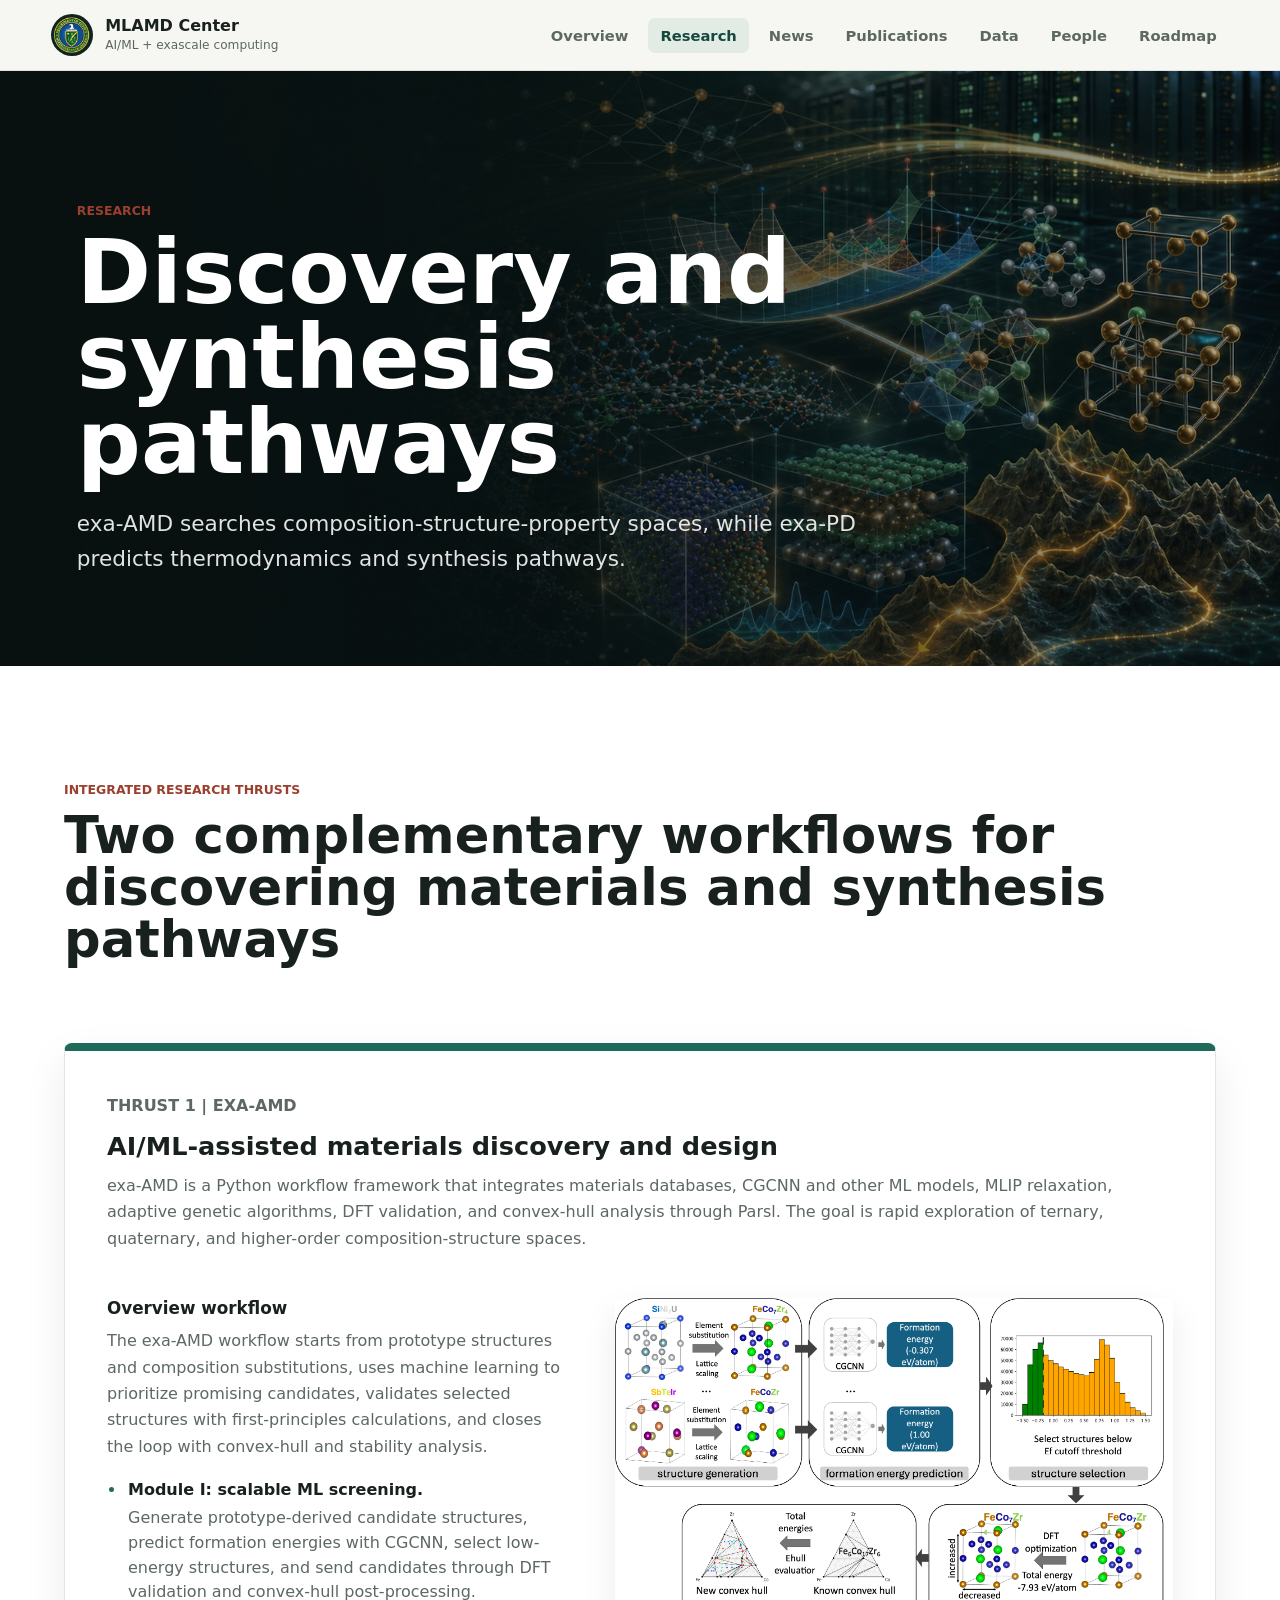
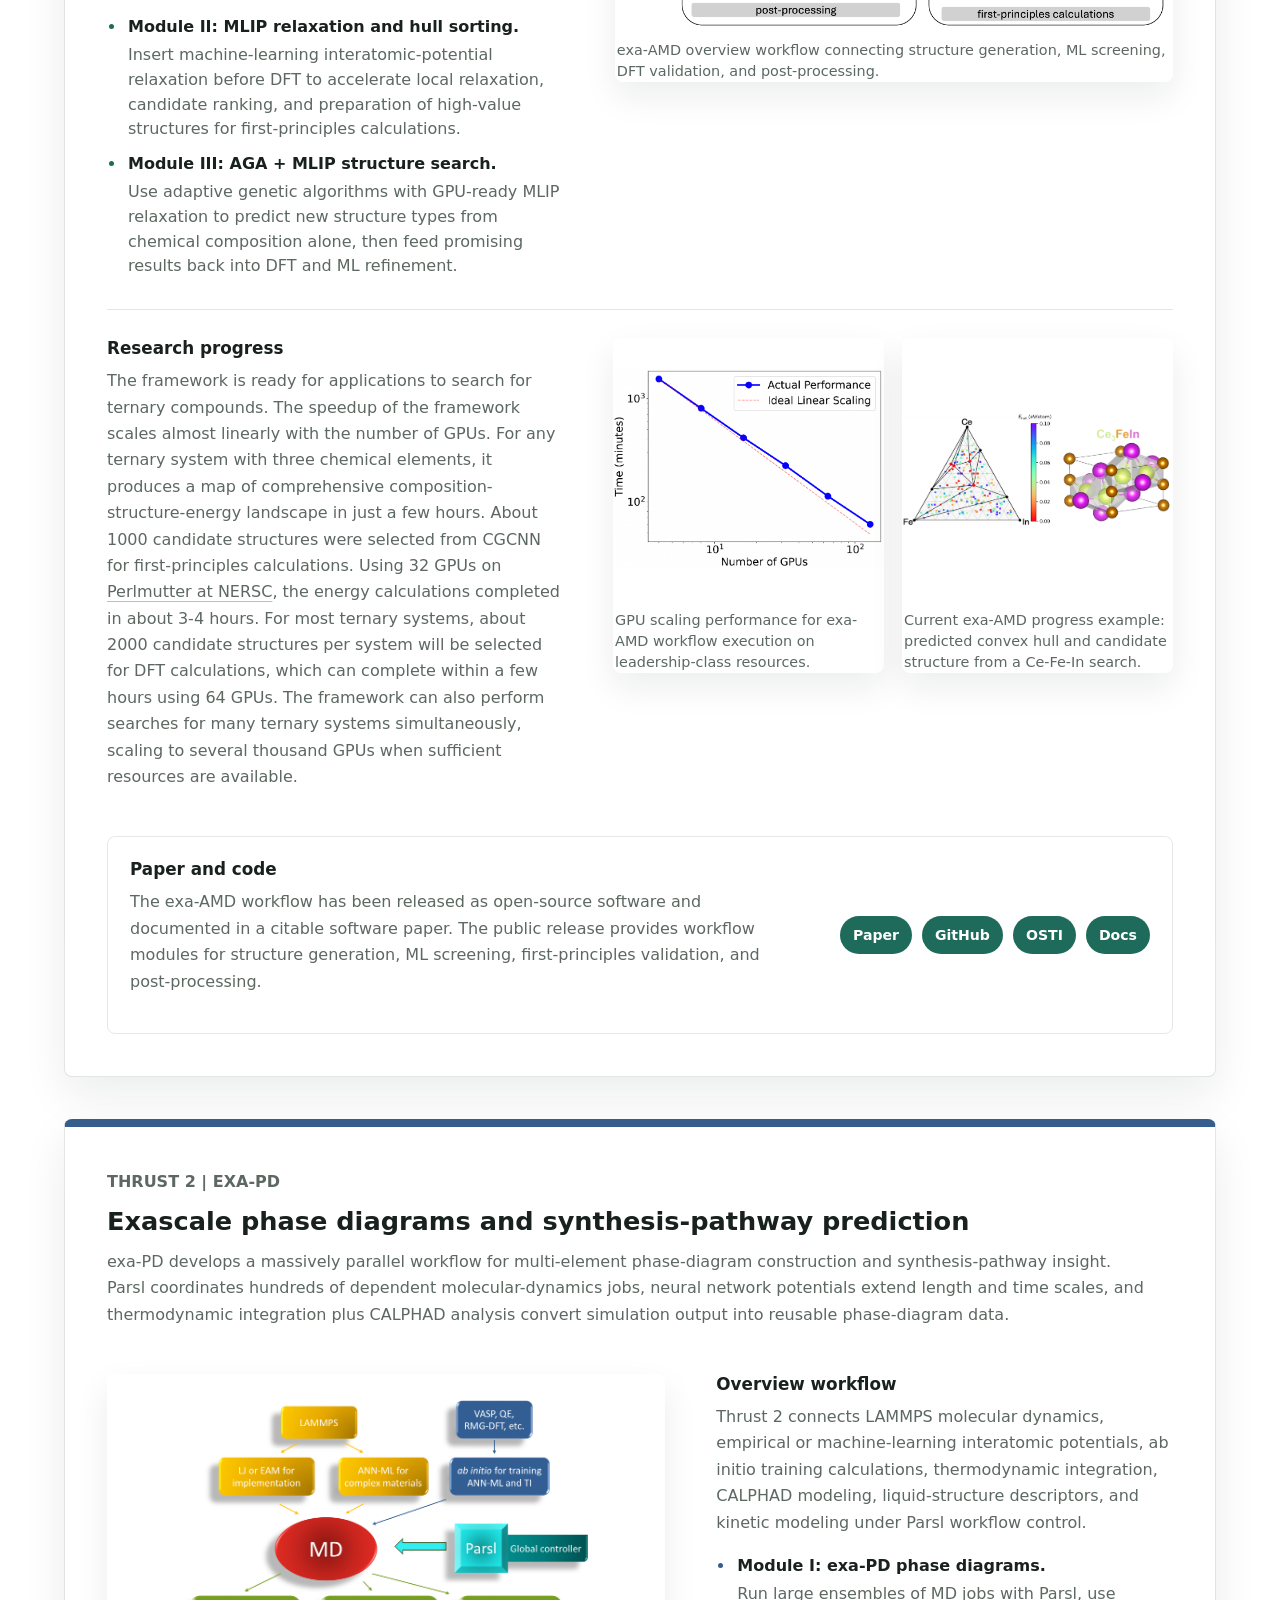
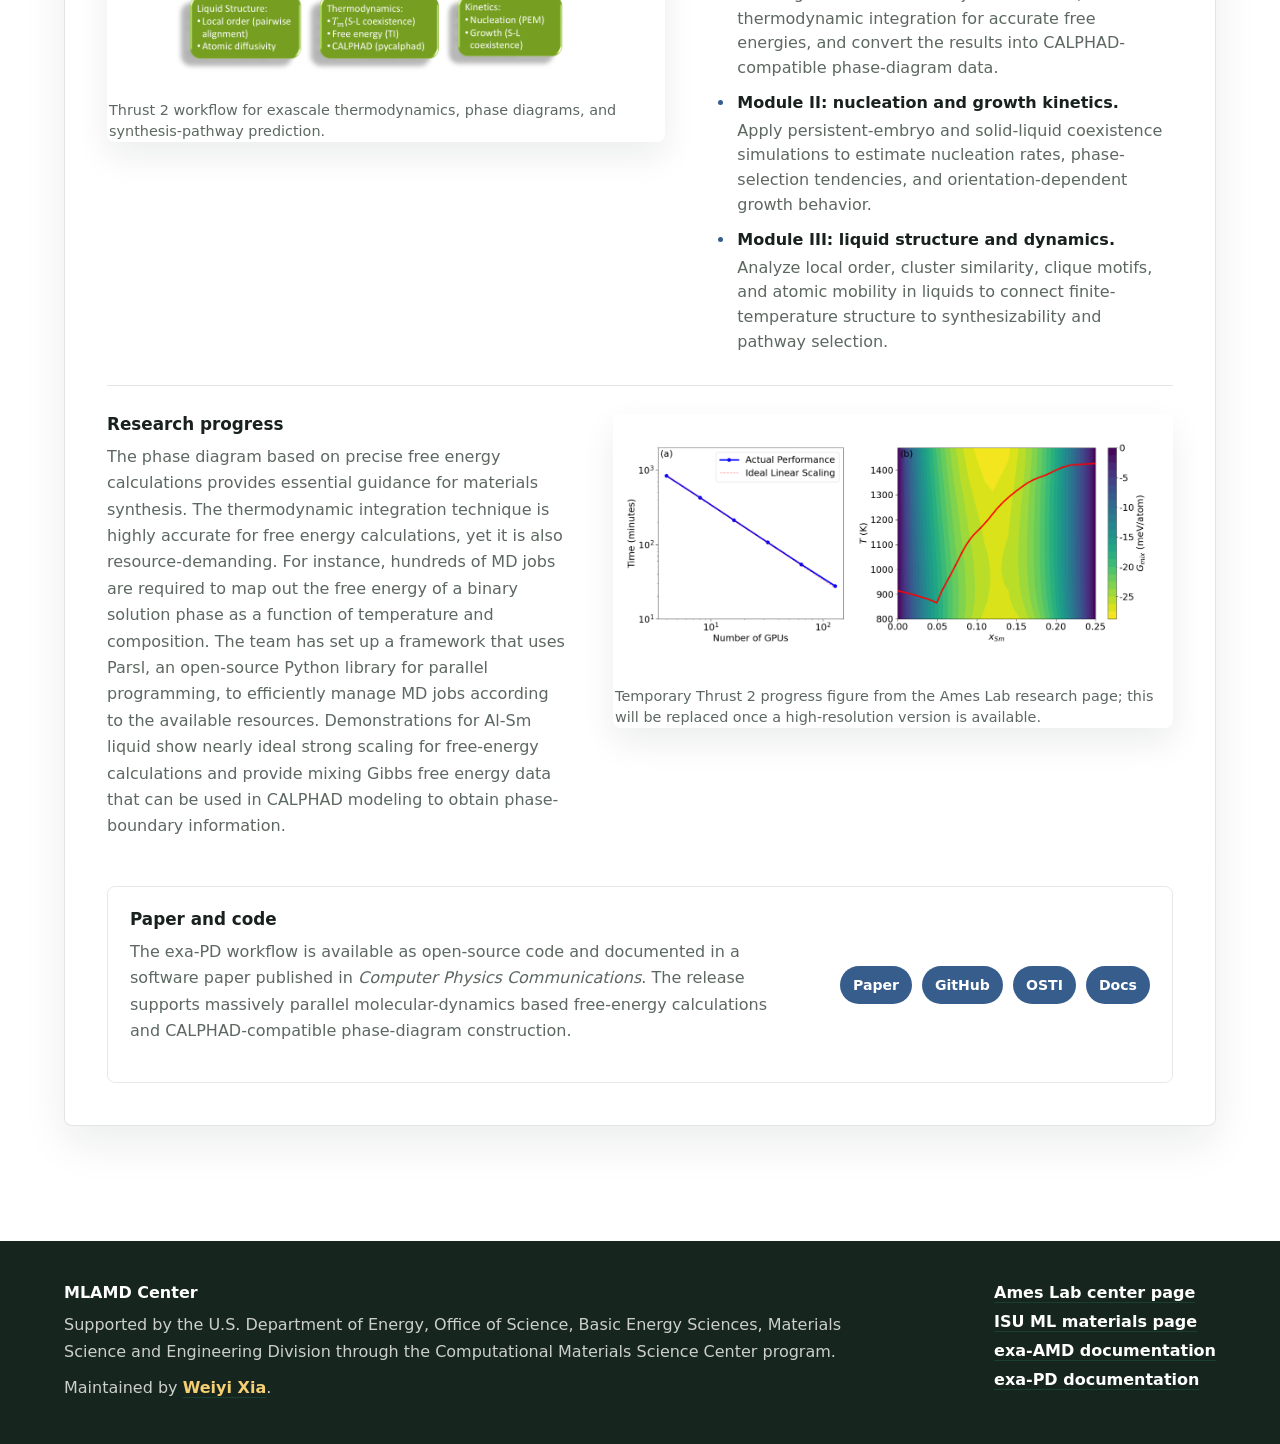
<file: research.html>
<!doctype html>
<html lang="en">
  <head>
    <meta charset="utf-8" />
    <meta name="viewport" content="width=device-width, initial-scale=1" />
    <title>Research | MLAMD Center</title>
    <meta name="description" content="MLAMD Center project page." />
    <link rel="stylesheet" href="styles.css" />
  </head>
  <body>
    <header class="site-header">
      <a class="brand" href="index.html" aria-label="MLAMD Center home">
        <img class="brand-logo" src="assets/doe-seal.png" alt="U.S. Department of Energy seal" />
        <span>
          <strong>MLAMD Center</strong>
          <small>AI/ML + exascale computing</small>
        </span>
      </a>
      <nav class="main-nav" aria-label="Primary navigation">
        <a href="index.html">Overview</a>
        <a class="is-active" href="research.html">Research</a>
        <a href="news.html">News</a>
        <a href="publications.html">Publications</a>
        <a href="data.html">Data</a>
        <a href="people.html">People</a>
        <a href="roadmap.html">Roadmap</a>
      </nav>
    </header>
    <main id="top">
      <section class="people-hero page-hero">
        <div>
          <p class="eyebrow">Research</p>
          <h1>Discovery and synthesis pathways</h1>
          <p class="lead">exa-AMD searches composition-structure-property spaces, while exa-PD predicts thermodynamics and synthesis pathways.</p>
        </div>
      </section>
<section id="thrusts" class="section thrusts">
        <div class="section-heading wide">
          <p class="eyebrow">Integrated research thrusts</p>
          <h2>Two complementary workflows for discovering materials and synthesis pathways</h2>
        </div>

        <article id="thrust-1" class="thrust-block thrust-block-amd">
          <div class="thrust-block-heading">
            <p class="label">Thrust 1 | exa-AMD</p>
            <h3>AI/ML-assisted materials discovery and design</h3>
            <p>
              exa-AMD is a Python workflow framework that integrates materials databases, CGCNN and other ML models,
              MLIP relaxation, adaptive genetic algorithms, DFT validation, and convex-hull analysis through Parsl.
              The goal is rapid exploration of ternary, quaternary, and higher-order composition-structure spaces.
            </p>
          </div>

          <div class="thrust-row">
            <div class="thrust-copy">
              <h4>Overview workflow</h4>
              <p>
                The exa-AMD workflow starts from prototype structures and composition substitutions, uses machine
                learning to prioritize promising candidates, validates selected structures with first-principles
                calculations, and closes the loop with convex-hull and stability analysis.
              </p>
              <ul class="compact-list module-list">
                <li>
                  <strong>Module I: scalable ML screening.</strong>
                  Generate prototype-derived candidate structures, predict formation energies with CGCNN, select
                  low-energy structures, and send candidates through DFT validation and convex-hull post-processing.
                </li>
                <li>
                  <strong>Module II: MLIP relaxation and hull sorting.</strong>
                  Insert machine-learning interatomic-potential relaxation before DFT to accelerate local relaxation,
                  candidate ranking, and preparation of high-value structures for first-principles calculations.
                </li>
                <li>
                  <strong>Module III: AGA + MLIP structure search.</strong>
                  Use adaptive genetic algorithms with GPU-ready MLIP relaxation to predict new structure types from
                  chemical composition alone, then feed promising results back into DFT and ML refinement.
                </li>
              </ul>
            </div>
            <figure class="media-panel thrust-overview-figure">
              <img src="assets/exa-amd-overview.png" alt="exa-AMD workflow for structure generation, formation-energy prediction, structure selection, first-principles calculations, and post-processing" />
              <figcaption>exa-AMD overview workflow connecting structure generation, ML screening, DFT validation, and post-processing.</figcaption>
            </figure>
          </div>

          <div class="thrust-subsection">
            <div class="thrust-copy">
              <h4>Research progress</h4>
              <p>
                The framework is ready for applications to search for ternary compounds. The speedup of the framework
                scales almost linearly with the number of GPUs. For any ternary system with three chemical elements, it
                produces a map of comprehensive composition-structure-energy landscape in just a few hours. About 1000
                candidate structures were selected from CGCNN for first-principles calculations. Using 32 GPUs on
                <a href="https://docs.nersc.gov/systems/perlmutter/architecture/">Perlmutter at NERSC</a>, the energy
                calculations completed in about 3-4 hours. For most ternary systems, about 2000 candidate structures per
                system will be selected for DFT calculations, which can complete within a few hours using 64 GPUs. The
                framework can also perform searches for many ternary systems simultaneously, scaling to several thousand
                GPUs when sufficient resources are available.
              </p>
            </div>
            <div class="thrust-progress-figures">
              <figure class="media-panel">
                <img src="assets/exa-amd-scaling.png" alt="exa-AMD scaling plot showing near-linear performance as GPUs increase" />
                <figcaption>GPU scaling performance for exa-AMD workflow execution on leadership-class resources.</figcaption>
              </figure>
              <figure class="media-panel">
                <img src="assets/cefein-prediction.png" alt="exa-AMD predicted convex hull and Ce-Fe-In crystal structure output" />
                <figcaption>Current exa-AMD progress example: predicted convex hull and candidate structure from a Ce-Fe-In search.</figcaption>
              </figure>
            </div>
          </div>

          <div class="thrust-subsection thrust-publication-note">
            <div>
              <h4>Paper and code</h4>
              <p>
                The exa-AMD workflow has been released as open-source software and documented in a citable software
                paper. The public release provides workflow modules for structure generation, ML screening,
                first-principles validation, and post-processing.
              </p>
            </div>
            <div class="thrust-link-row">
              <a href="https://joss.theoj.org/papers/10.21105/joss.08879">Paper</a>
              <a href="https://github.com/ML-AMD/exa-amd">GitHub</a>
              <a href="https://www.osti.gov/biblio/code-156263">OSTI</a>
              <a href="https://ml-amd.github.io/exa-amd/">Docs</a>
            </div>
          </div>
        </article>

        <article id="thrust-2" class="thrust-block thrust-block-pd">
          <div class="thrust-block-heading">
            <p class="label">Thrust 2 | exa-PD</p>
            <h3>Exascale phase diagrams and synthesis-pathway prediction</h3>
            <p>
              exa-PD develops a massively parallel workflow for multi-element phase-diagram construction and
              synthesis-pathway insight. Parsl coordinates hundreds of dependent molecular-dynamics jobs, neural
              network potentials extend length and time scales, and thermodynamic integration plus CALPHAD analysis
              convert simulation output into reusable phase-diagram data.
            </p>
          </div>

          <div class="thrust-row reverse">
            <div class="thrust-copy">
              <h4>Overview workflow</h4>
              <p>
                Thrust 2 connects LAMMPS molecular dynamics, empirical or machine-learning interatomic potentials,
                ab initio training calculations, thermodynamic integration, CALPHAD modeling, liquid-structure
                descriptors, and kinetic modeling under Parsl workflow control.
              </p>
              <ul class="compact-list module-list">
                <li>
                  <strong>Module I: exa-PD phase diagrams.</strong>
                  Run large ensembles of MD jobs with Parsl, use thermodynamic integration for accurate free energies,
                  and convert the results into CALPHAD-compatible phase-diagram data.
                </li>
                <li>
                  <strong>Module II: nucleation and growth kinetics.</strong>
                  Apply persistent-embryo and solid-liquid coexistence simulations to estimate nucleation rates,
                  phase-selection tendencies, and orientation-dependent growth behavior.
                </li>
                <li>
                  <strong>Module III: liquid structure and dynamics.</strong>
                  Analyze local order, cluster similarity, clique motifs, and atomic mobility in liquids to connect
                  finite-temperature structure to synthesizability and pathway selection.
                </li>
              </ul>
            </div>
            <figure class="media-panel thrust-overview-figure">
              <img src="assets/thrust2-workflow.png" alt="Thrust 2 workflow connecting LAMMPS, molecular dynamics, ab initio training, Parsl, thermodynamics, liquid structure, and kinetics" />
              <figcaption>Thrust 2 workflow for exascale thermodynamics, phase diagrams, and synthesis-pathway prediction.</figcaption>
            </figure>
          </div>

          <div class="thrust-subsection">
            <div class="thrust-copy">
              <h4>Research progress</h4>
              <p>
                The phase diagram based on precise free energy calculations provides essential guidance for materials
                synthesis. The thermodynamic integration technique is highly accurate for free energy calculations, yet
                it is also resource-demanding. For instance, hundreds of MD jobs are required to map out the free energy
                of a binary solution phase as a function of temperature and composition. The team has set up a framework
                that uses Parsl, an open-source Python library for parallel programming, to efficiently manage MD jobs
                according to the available resources. Demonstrations for Al-Sm liquid show nearly ideal strong scaling
                for free-energy calculations and provide mixing Gibbs free energy data that can be used in CALPHAD
                modeling to obtain phase-boundary information.
              </p>
            </div>
            <figure class="media-panel thrust-progress-wide">
              <img src="assets/thrust2-research-progress.png" alt="Thrust 2 research progress figure showing GPU scaling and Al-Sm liquid free-energy calculations" />
              <figcaption>Temporary Thrust 2 progress figure from the Ames Lab research page; this will be replaced once a high-resolution version is available.</figcaption>
            </figure>
          </div>

          <div class="thrust-subsection thrust-publication-note">
            <div>
              <h4>Paper and code</h4>
              <p>
                The exa-PD workflow is available as open-source code and documented in a software paper published in
                <em>Computer Physics Communications</em>. The release supports massively parallel molecular-dynamics
                based free-energy calculations and CALPHAD-compatible phase-diagram construction.
              </p>
            </div>
            <div class="thrust-link-row">
              <a href="https://doi.org/10.1016/j.cpc.2026.110398">Paper</a>
              <a href="https://github.com/ML-AMD/exa-pd">GitHub</a>
              <a href="https://www.osti.gov/biblio/code-173852">OSTI</a>
              <a href="https://ml-amd.github.io/exa-pd/">Docs</a>
            </div>
          </div>
        </article>
      </section>

      
    </main>
    <footer class="site-footer">
      <div>
        <strong>MLAMD Center</strong>
        <p>Supported by the U.S. Department of Energy, Office of Science, Basic Energy Sciences, Materials Science and Engineering Division through the Computational Materials Science Center program.</p>
        <p class="maintainer">Maintained by <a href="https://shdejavu.github.io/">Weiyi Xia</a>.</p>
      </div>
      <nav aria-label="Related links">
        <a href="https://www.ameslab.gov/machine-learning-accelerated-materials-discovery-center">Ames Lab center page</a>
        <a href="https://ml-material.physics.iastate.edu/">ISU ML materials page</a>
        <a href="https://ml-amd.github.io/exa-amd/">exa-AMD documentation</a>
        <a href="https://ml-amd.github.io/exa-pd/">exa-PD documentation</a>
      </nav>
    </footer>
    <script src="app.js"></script>
  </body>
</html>
</file>
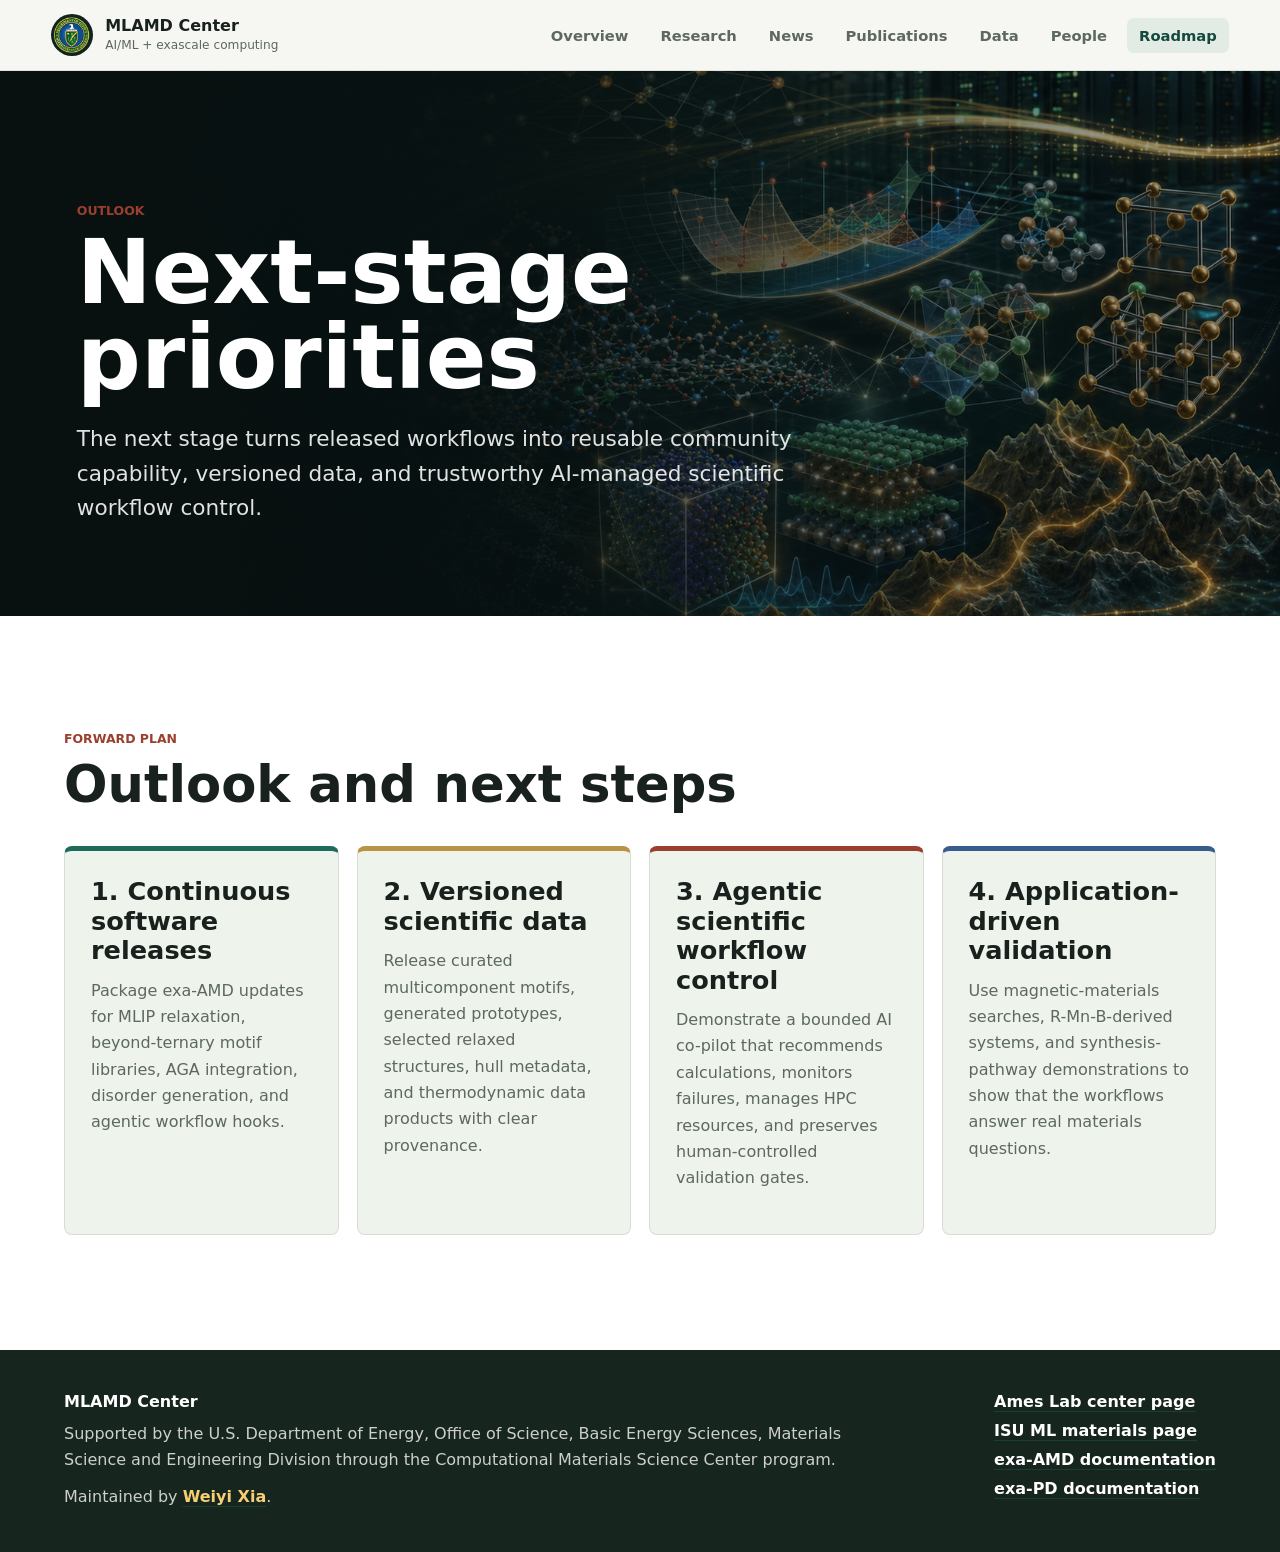
<file: roadmap.html>
<!doctype html>
<html lang="en">
  <head>
    <meta charset="utf-8" />
    <meta name="viewport" content="width=device-width, initial-scale=1" />
    <title>Roadmap | MLAMD Center</title>
    <meta name="description" content="MLAMD Center project page." />
    <link rel="stylesheet" href="styles.css" />
  </head>
  <body>
    <header class="site-header">
      <a class="brand" href="index.html" aria-label="MLAMD Center home">
        <img class="brand-logo" src="assets/doe-seal.png" alt="U.S. Department of Energy seal" />
        <span>
          <strong>MLAMD Center</strong>
          <small>AI/ML + exascale computing</small>
        </span>
      </a>
      <nav class="main-nav" aria-label="Primary navigation">
        <a href="index.html">Overview</a>
        <a href="research.html">Research</a>
        <a href="news.html">News</a>
        <a href="publications.html">Publications</a>
        <a href="data.html">Data</a>
        <a href="people.html">People</a>
        <a class="is-active" href="roadmap.html">Roadmap</a>
      </nav>
    </header>
    <main id="top">
      <section class="people-hero page-hero">
        <div>
          <p class="eyebrow">Outlook</p>
          <h1>Next-stage priorities</h1>
          <p class="lead">The next stage turns released workflows into reusable community capability, versioned data, and trustworthy AI-managed scientific workflow control.</p>
        </div>
      </section>
<section id="roadmap" class="section roadmap">
        <div class="section-heading">
          <p class="eyebrow">Forward plan</p>
          <h2>Outlook and next steps</h2>
        </div>
        <div class="roadmap-grid">
          <article>
            <h3>1. Continuous software releases</h3>
            <p>
              Package exa-AMD updates for MLIP relaxation, beyond-ternary motif libraries, AGA integration,
              disorder generation, and agentic workflow hooks.
            </p>
          </article>
          <article>
            <h3>2. Versioned scientific data</h3>
            <p>
              Release curated multicomponent motifs, generated prototypes, selected relaxed structures, hull metadata,
              and thermodynamic data products with clear provenance.
            </p>
          </article>
          <article>
            <h3>3. Agentic scientific workflow control</h3>
            <p>
              Demonstrate a bounded AI co-pilot that recommends calculations, monitors failures, manages HPC resources,
              and preserves human-controlled validation gates.
            </p>
          </article>
          <article>
            <h3>4. Application-driven validation</h3>
            <p>
              Use magnetic-materials searches, R-Mn-B-derived systems, and synthesis-pathway demonstrations to show
              that the workflows answer real materials questions.
            </p>
          </article>
        </div>
      </section>
    
    </main>
    <footer class="site-footer">
      <div>
        <strong>MLAMD Center</strong>
        <p>Supported by the U.S. Department of Energy, Office of Science, Basic Energy Sciences, Materials Science and Engineering Division through the Computational Materials Science Center program.</p>
        <p class="maintainer">Maintained by <a href="https://shdejavu.github.io/">Weiyi Xia</a>.</p>
      </div>
      <nav aria-label="Related links">
        <a href="https://www.ameslab.gov/machine-learning-accelerated-materials-discovery-center">Ames Lab center page</a>
        <a href="https://ml-material.physics.iastate.edu/">ISU ML materials page</a>
        <a href="https://ml-amd.github.io/exa-amd/">exa-AMD documentation</a>
        <a href="https://ml-amd.github.io/exa-pd/">exa-PD documentation</a>
      </nav>
    </footer>
    <script src="app.js"></script>
  </body>
</html>
</file>
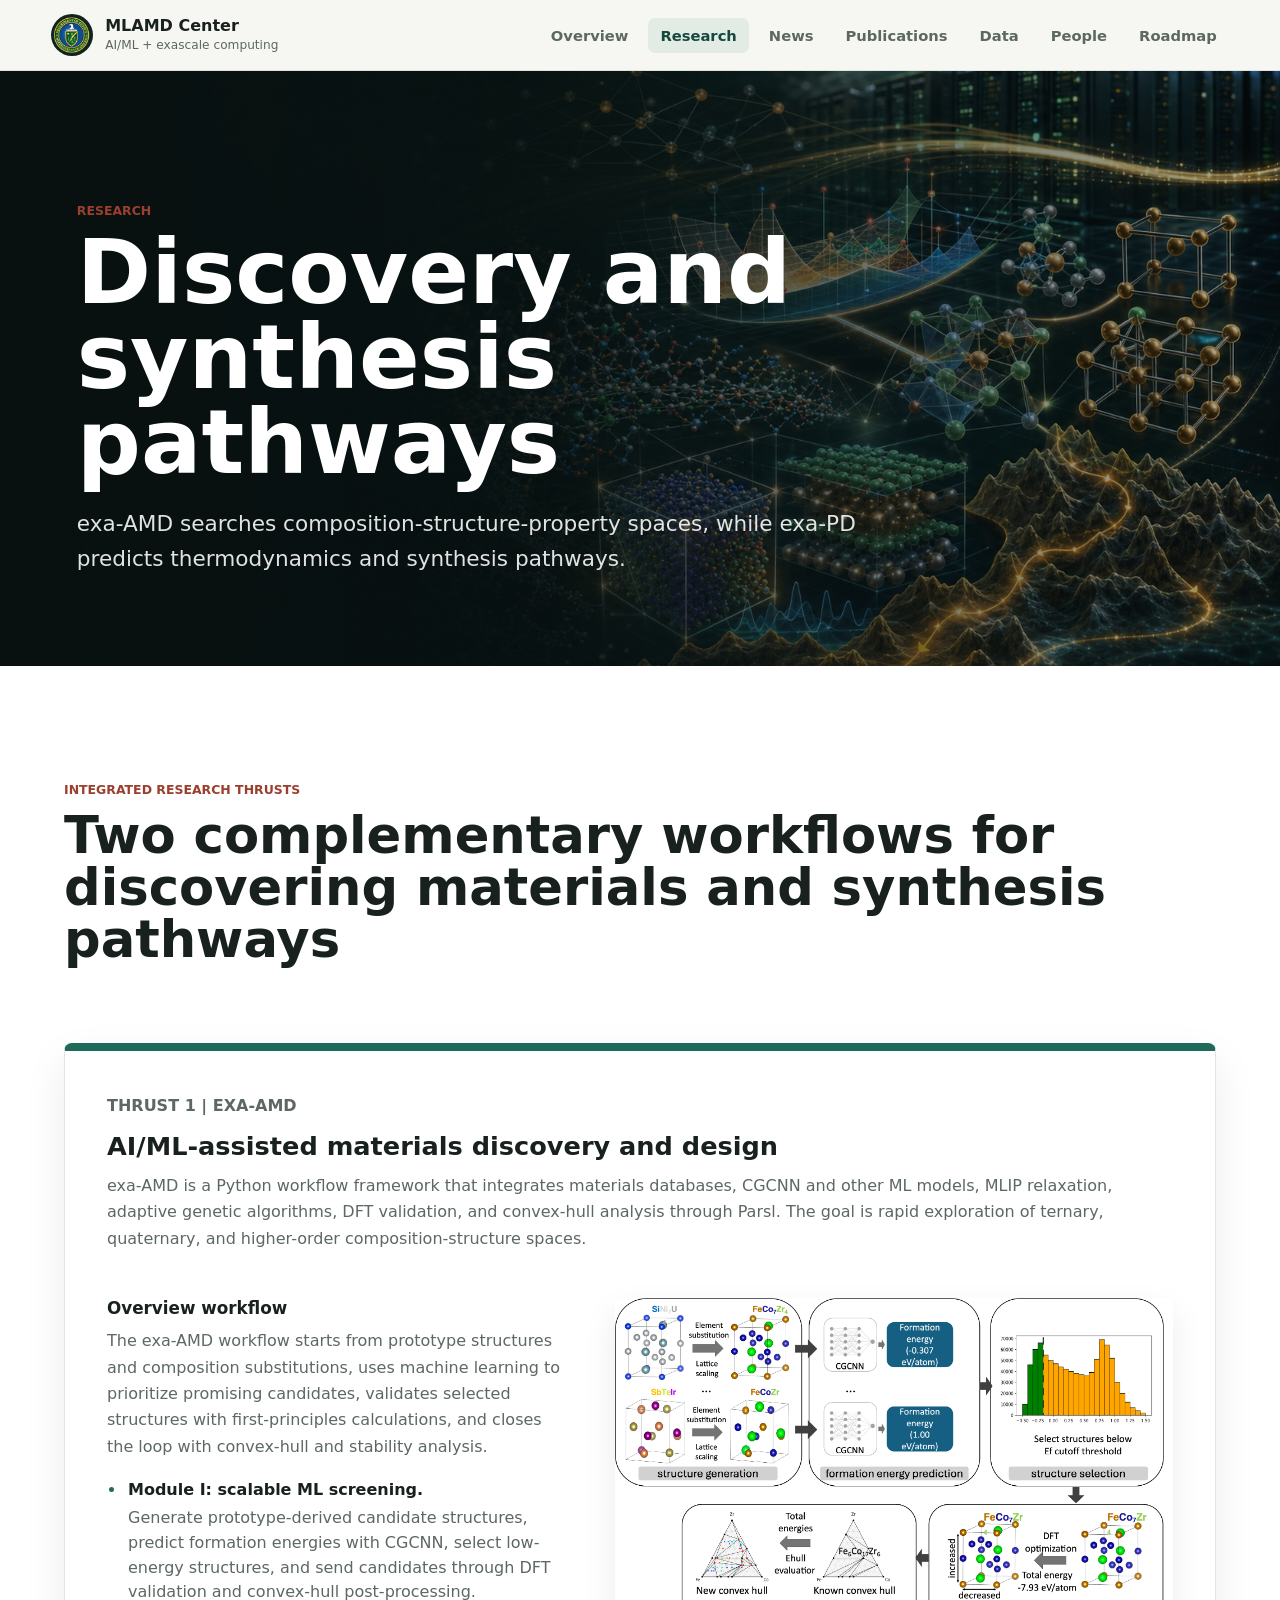
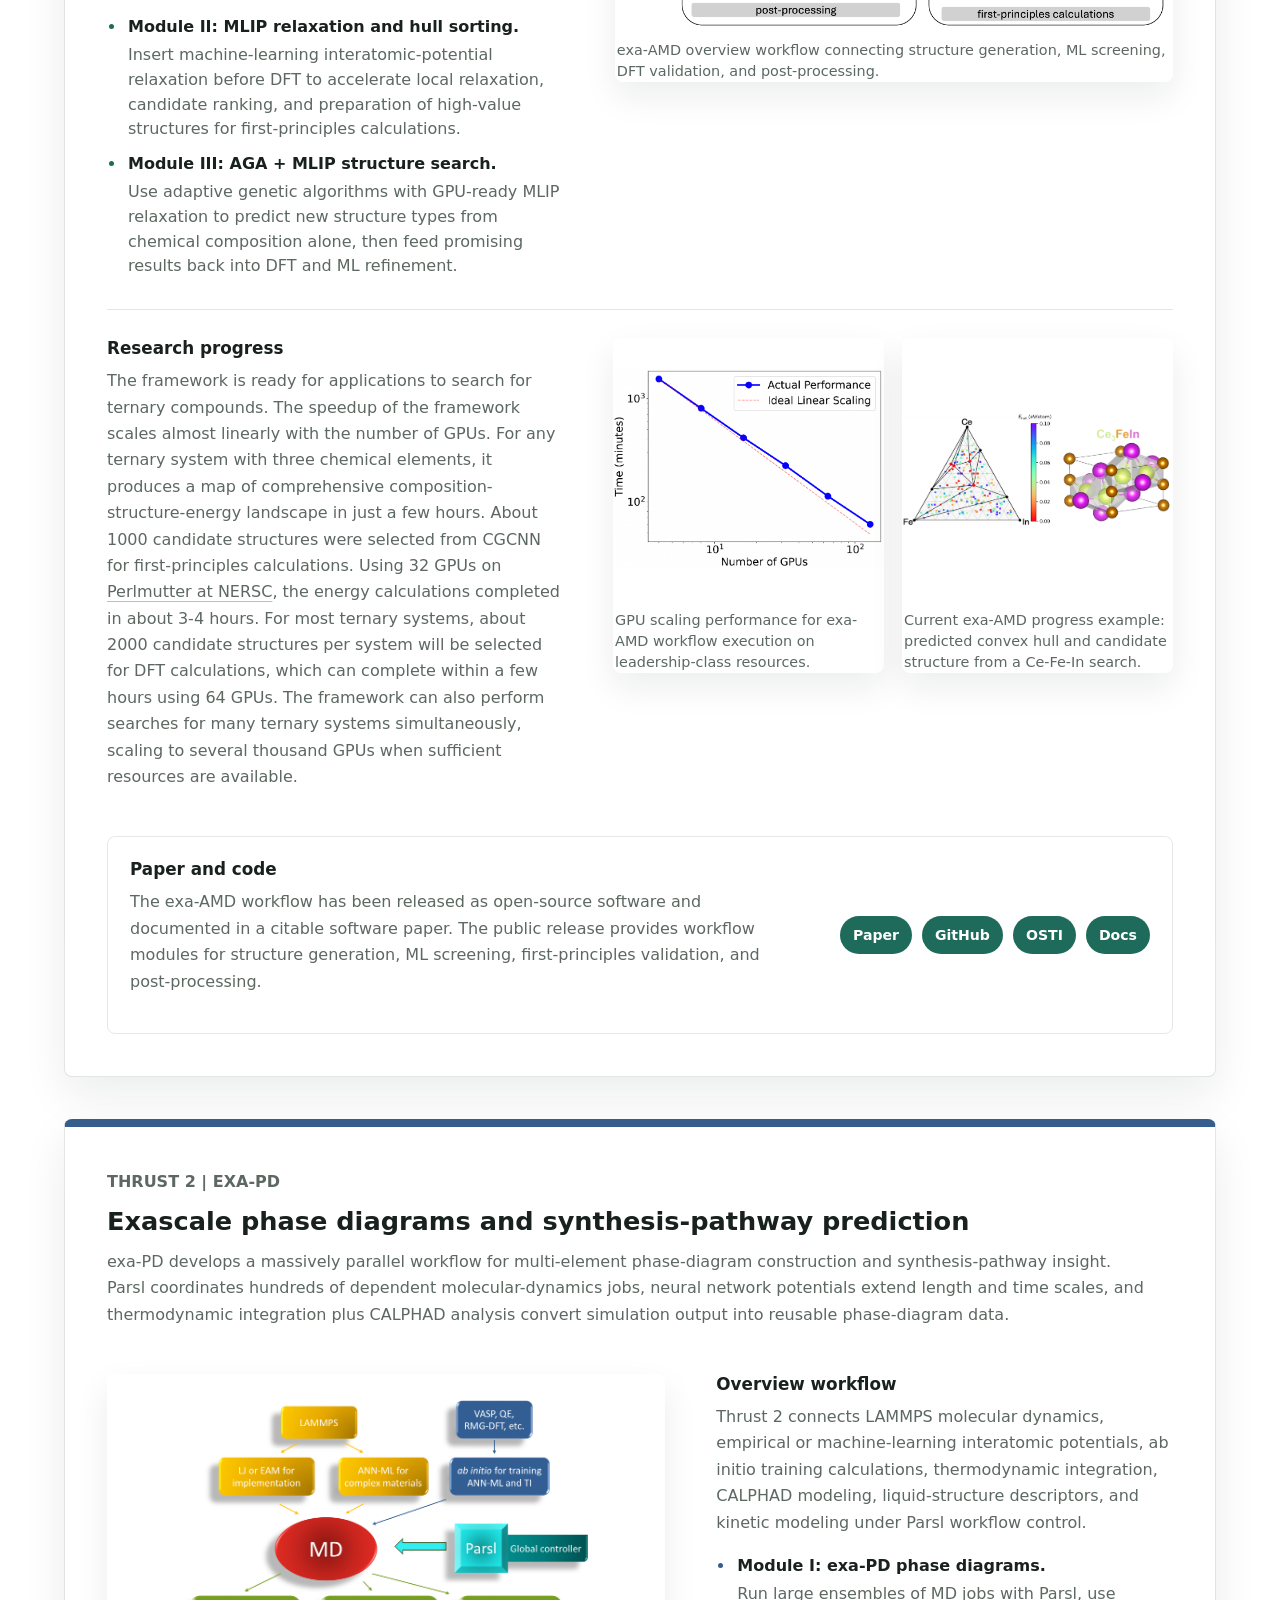
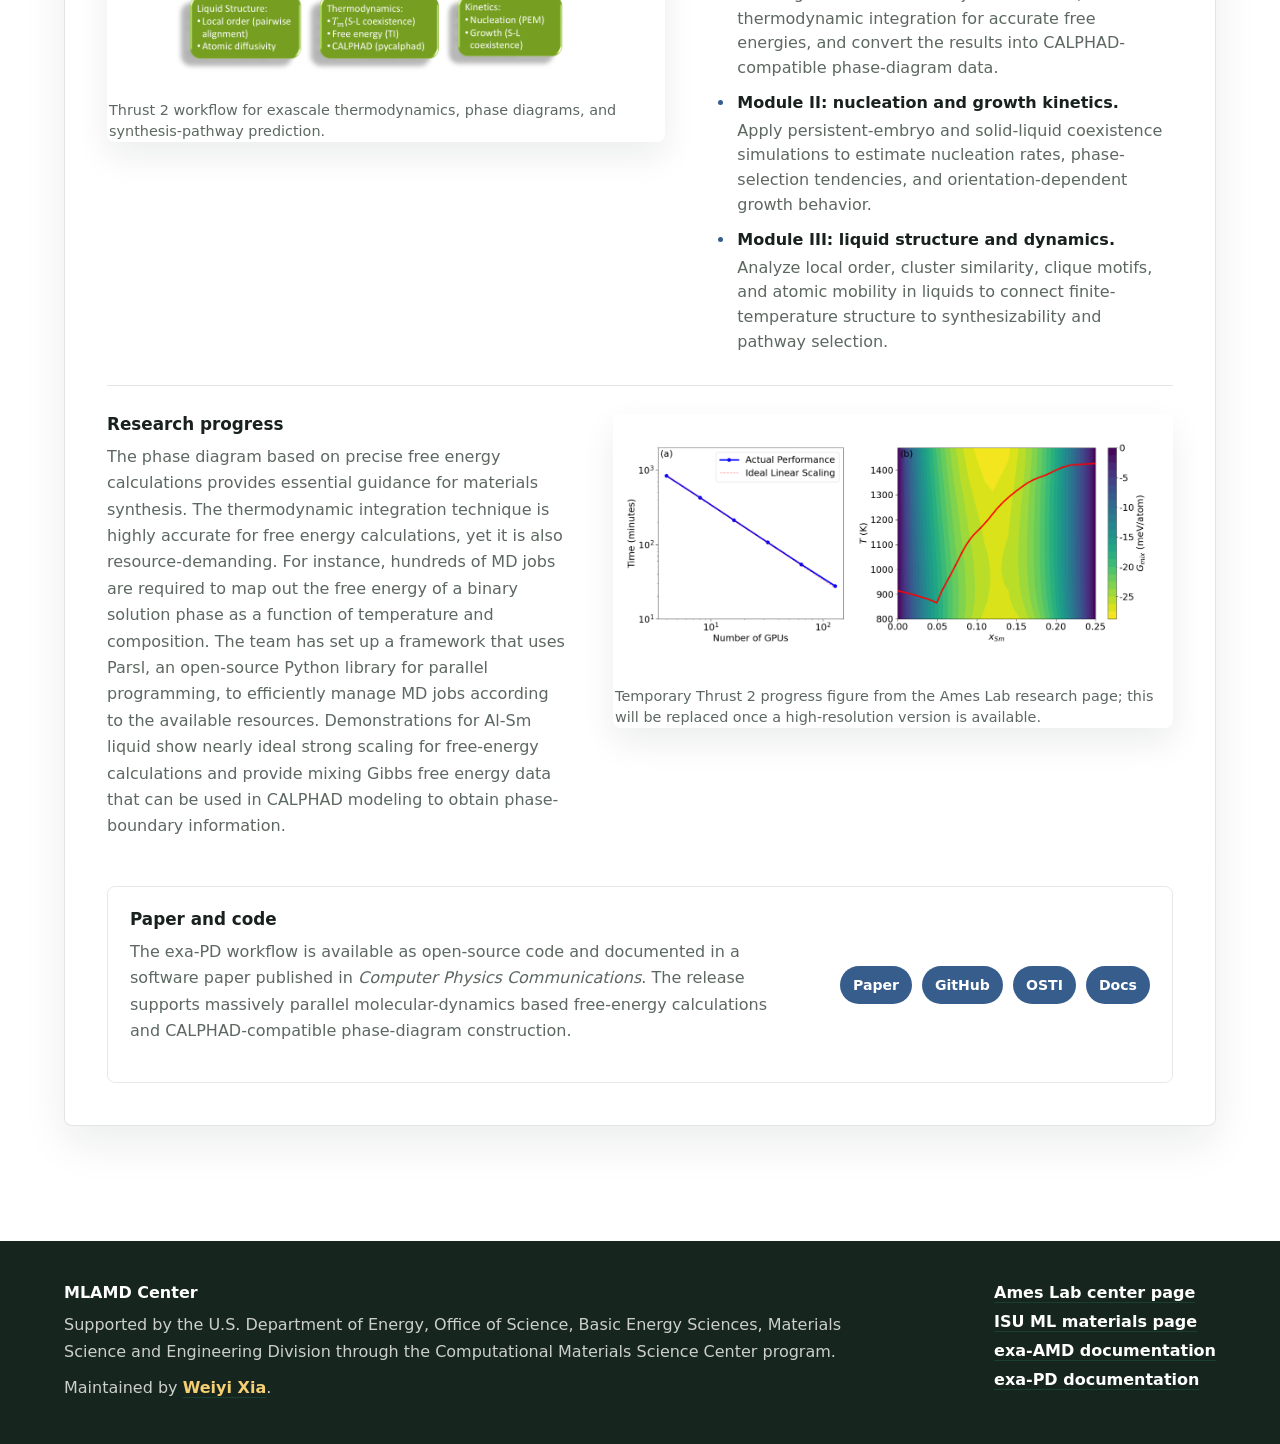
<file: thrusts.html>
<!doctype html>
<html lang="en">
  <head>
    <meta charset="utf-8" />
    <meta http-equiv="refresh" content="0; url=research.html" />
    <meta name="viewport" content="width=device-width, initial-scale=1" />
    <title>Research | MLAMD Center</title>
    <link rel="canonical" href="research.html" />
    <script>window.location.replace("research.html");</script>
  </head>
  <body>
    <p><a href="research.html">Continue to Research</a></p>
  </body>
</html>
</file>
<file: styles.css>
:root {
  color-scheme: light;
  --bg: #f6f7f2;
  --surface: #ffffff;
  --surface-soft: #eef3ec;
  --figure-bg: #ffffff;
  --ink: #18211d;
  --muted: #5c6861;
  --line: #d6ddd4;
  --green: #1f6b5b;
  --green-dark: #15493e;
  --rust: #9b3f2e;
  --gold: #b89444;
  --blue: #375d8d;
  --shadow: 0 18px 45px rgba(19, 28, 24, 0.12);
  font-family:
    Inter, ui-sans-serif, system-ui, -apple-system, BlinkMacSystemFont, "Segoe UI",
    sans-serif;
}

* {
  box-sizing: border-box;
}

html {
  scroll-behavior: smooth;
}

body {
  margin: 0;
  background: var(--bg);
  color: var(--ink);
  letter-spacing: 0;
}

img {
  display: block;
  width: 100%;
}

a {
  color: inherit;
  text-decoration-color: rgba(31, 107, 91, 0.38);
  text-underline-offset: 0.22em;
}

a:hover {
  text-decoration-color: currentColor;
}

.site-header {
  position: sticky;
  top: 0;
  z-index: 30;
  display: flex;
  align-items: center;
  justify-content: space-between;
  gap: 24px;
  padding: 14px clamp(18px, 4vw, 52px);
  background: rgba(246, 247, 242, 0.92);
  border-bottom: 1px solid rgba(214, 221, 212, 0.75);
  backdrop-filter: blur(14px);
}

.brand {
  display: inline-flex;
  align-items: center;
  gap: 12px;
  min-width: 220px;
  text-decoration: none;
}

.brand-logo {
  width: 42px;
  height: 42px;
  object-fit: contain;
  border-radius: 999px;
  background: #10231f;
}

.brand strong,
.brand small {
  display: block;
  line-height: 1.05;
}

.brand small {
  margin-top: 4px;
  color: var(--muted);
  font-size: 0.76rem;
}

.main-nav {
  display: flex;
  align-items: center;
  justify-content: flex-end;
  flex-wrap: wrap;
  gap: 8px;
}

.main-nav a {
  padding: 9px 12px;
  border-radius: 7px;
  color: var(--muted);
  font-size: 0.92rem;
  font-weight: 650;
  text-decoration: none;
}

.main-nav a:hover,
.main-nav a.is-active {
  color: var(--green-dark);
  background: rgba(31, 107, 91, 0.09);
}

.hero {
  position: relative;
  min-height: min(760px, calc(100vh - 10px));
  display: grid;
  align-items: end;
  padding: 132px clamp(20px, 6vw, 82px) 62px;
  overflow: hidden;
  background:
    linear-gradient(90deg, rgba(9, 18, 17, 0.93), rgba(9, 18, 17, 0.7) 42%, rgba(9, 18, 17, 0.2) 76%),
    url("assets/hero-mlamd-ai-exascale.png") center right / cover no-repeat;
  color: #fff;
}

.hero::after {
  position: absolute;
  inset: auto 0 0;
  height: 18px;
  content: "";
  background: linear-gradient(90deg, var(--green), var(--gold), var(--rust), var(--blue));
}

.hero-content {
  position: relative;
  z-index: 1;
  max-width: 1060px;
}

.eyebrow,
.label {
  margin: 0 0 12px;
  color: var(--rust);
  font-size: 0.78rem;
  font-weight: 800;
  text-transform: uppercase;
}

.hero .eyebrow {
  color: #f1cc76;
}

h1,
h2,
h3,
p {
  margin-top: 0;
}

h1 {
  max-width: 980px;
  margin-bottom: 22px;
  font-size: clamp(3.1rem, 7vw, 6.8rem);
  line-height: 0.95;
  letter-spacing: 0;
}

h2 {
  margin-bottom: 0;
  font-size: clamp(2rem, 4vw, 4rem);
  line-height: 1.02;
  letter-spacing: 0;
}

h3 {
  margin-bottom: 12px;
  font-size: clamp(1.2rem, 2vw, 1.75rem);
  line-height: 1.15;
  letter-spacing: 0;
}

.lead {
  max-width: 780px;
  margin-bottom: 28px;
  color: rgba(255, 255, 255, 0.88);
  font-size: clamp(1.1rem, 1.8vw, 1.35rem);
  line-height: 1.6;
}

.hero-actions {
  display: flex;
  flex-wrap: wrap;
  gap: 12px;
  margin-bottom: 38px;
}

.button {
  display: inline-flex;
  align-items: center;
  justify-content: center;
  min-height: 46px;
  padding: 12px 18px;
  border: 1px solid rgba(255, 255, 255, 0.42);
  border-radius: 7px;
  font-weight: 800;
  line-height: 1.15;
  text-align: center;
  text-decoration: none;
}

.button.primary {
  color: var(--ink);
  background: #f6cf73;
  border-color: #f6cf73;
}

.button.secondary {
  color: #fff;
  background: rgba(255, 255, 255, 0.08);
}

.hero-facts {
  display: grid;
  grid-template-columns: repeat(3, minmax(0, 1fr));
  gap: 12px;
  max-width: 980px;
  margin: 0;
}

.hero-facts a {
  min-height: 112px;
  padding: 18px;
  border: 1px solid rgba(255, 255, 255, 0.22);
  border-radius: 8px;
  background: rgba(255, 255, 255, 0.08);
}

.hero-fact-title {
  margin-bottom: 8px;
  color: #f6cf73;
  font-size: 0.85rem;
  font-weight: 800;
  text-transform: uppercase;
}

.hero-facts span:last-child {
  margin: 0;
  color: rgba(255, 255, 255, 0.86);
  line-height: 1.38;
}

.section {
  padding: clamp(64px, 9vw, 118px) clamp(20px, 5vw, 72px);
}

.section:nth-of-type(even) {
  background: var(--surface);
}

.section-heading {
  max-width: 780px;
  margin-bottom: 36px;
}

.section-heading.wide {
  max-width: 1080px;
}

.overview-grid,
.publication-grid,
.roadmap-grid {
  display: grid;
  grid-template-columns: repeat(3, minmax(0, 1fr));
  gap: 18px;
}

.feature-block,
.publication-card,
.roadmap-grid article {
  min-height: 250px;
  padding: 26px;
  border: 1px solid var(--line);
  border-radius: 8px;
  background: var(--surface);
}

.section:nth-of-type(even) .feature-block,
.section:nth-of-type(even) .publication-card,
.section:nth-of-type(even) .roadmap-grid article {
  background: var(--surface-soft);
}

.feature-block p,
.publication-card p,
.roadmap-grid p,
.thrust-copy p,
.timeline p,
.site-footer p {
  color: var(--muted);
  font-size: 1rem;
  line-height: 1.65;
}

.thrusts {
  display: grid;
  gap: 42px;
  background: var(--figure-bg);
}

.thrust-block {
  display: grid;
  gap: 30px;
  padding: clamp(24px, 4vw, 42px);
  border: 1px solid rgba(53, 73, 60, 0.14);
  border-top: 8px solid var(--green);
  border-radius: 8px;
  background: #fff;
  box-shadow: 0 18px 44px rgba(19, 28, 24, 0.08);
}

.thrust-block-pd {
  border-top-color: var(--blue);
}

.thrust-block-heading {
  max-width: 1040px;
}

.thrust-block-heading p,
.thrust-publication-note p {
  color: var(--muted);
  font-size: 1rem;
  line-height: 1.65;
}

.thrust-block h4 {
  margin: 0 0 10px;
  color: var(--ink);
  font-size: 1.05rem;
}

.thrust-row {
  display: grid;
  grid-template-columns: minmax(0, 0.9fr) minmax(0, 1.1fr);
  gap: clamp(24px, 4vw, 58px);
  align-items: center;
}

.thrust-block .thrust-row {
  align-items: start;
}

.thrust-row.reverse {
  grid-template-columns: minmax(0, 1.1fr) minmax(0, 0.9fr);
}

.thrust-row.reverse .thrust-copy {
  order: 2;
}

.thrust-subsection {
  display: grid;
  grid-template-columns: minmax(0, 0.9fr) minmax(0, 1.1fr);
  gap: clamp(24px, 4vw, 48px);
  align-items: start;
  padding-top: 28px;
  border-top: 1px solid rgba(53, 73, 60, 0.14);
}

.thrust-progress-figures {
  display: grid;
  grid-template-columns: repeat(2, minmax(0, 1fr));
  gap: 18px;
}

.thrust-publication-note {
  grid-template-columns: minmax(0, 1fr) auto;
  align-items: center;
  background: var(--soft);
  border: 1px solid rgba(53, 73, 60, 0.12);
  border-radius: 8px;
  padding: 22px;
}

.thrust-link-row {
  display: flex;
  flex-wrap: wrap;
  justify-content: flex-end;
  gap: 10px;
}

.thrust-link-row a {
  display: inline-flex;
  align-items: center;
  justify-content: center;
  min-height: 38px;
  padding: 9px 13px;
  color: #fff;
  background: var(--green);
  border-radius: 999px;
  font-size: 0.88rem;
  font-weight: 800;
  text-decoration: none;
}

.thrust-block-pd .thrust-link-row a {
  background: var(--blue);
}

.compact-list {
  display: grid;
  gap: 10px;
  margin: 22px 0 0;
  padding-left: 19px;
  color: var(--muted);
  line-height: 1.55;
}

.compact-list li::marker {
  color: var(--green);
}

.module-list {
  margin-top: 18px;
}

.module-list li {
  padding-left: 2px;
}

.module-list strong {
  display: block;
  margin-bottom: 3px;
  color: var(--ink);
}

.thrust-block-pd .compact-list li::marker {
  color: var(--blue);
}

.media-panel {
  margin: 0;
  overflow: hidden;
  border: 0;
  border-radius: 8px;
  background: var(--figure-bg);
  box-shadow: 0 14px 34px rgba(19, 28, 24, 0.08);
}

.media-panel img {
  width: 100%;
  min-height: 260px;
  object-fit: contain;
  background: var(--figure-bg);
  border-radius: 8px;
}

.media-panel figcaption,
.wide-figure figcaption {
  padding: 12px 2px 0;
  color: var(--muted);
  border-top: 0;
  font-size: 0.9rem;
  line-height: 1.45;
}

.progress {
  background: var(--figure-bg);
}

.progress-layout {
  display: grid;
  grid-template-columns: minmax(0, 0.9fr) minmax(280px, 0.7fr);
  gap: clamp(24px, 4vw, 52px);
  align-items: start;
}

.timeline {
  position: relative;
  display: grid;
  gap: 16px;
  padding-left: 20px;
}

.timeline::before {
  position: absolute;
  top: 6px;
  bottom: 6px;
  left: 0;
  width: 3px;
  content: "";
  background: linear-gradient(var(--green), var(--gold), var(--rust), var(--blue));
}

.timeline article {
  padding: 22px 24px;
  border: 1px solid var(--line);
  border-radius: 8px;
  background: var(--surface);
}

.timeline span {
  display: inline-block;
  margin-bottom: 10px;
  color: var(--green);
  font-size: 0.82rem;
  font-weight: 850;
  text-transform: uppercase;
}

.evidence-stack {
  display: grid;
  gap: 18px;
}

.publication-card a {
  display: inline-flex;
  margin-top: 8px;
  color: var(--green-dark);
  font-weight: 800;
}

.science-visuals {
  display: grid;
  grid-template-columns: minmax(0, 1fr) minmax(0, 1fr);
  gap: 22px;
  background: var(--figure-bg);
}

.wide-figure {
  margin: 0;
  overflow: hidden;
  border: 0;
  border-radius: 8px;
  background: var(--figure-bg);
}

.wide-figure img {
  aspect-ratio: 16 / 9;
  object-fit: contain;
  background: var(--figure-bg);
  border-radius: 8px;
}

.roadmap-grid {
  grid-template-columns: repeat(4, minmax(0, 1fr));
}

.roadmap-grid article {
  min-height: 280px;
  border-top: 5px solid var(--green);
}

.roadmap-grid article:nth-child(2) {
  border-top-color: var(--gold);
}

.roadmap-grid article:nth-child(3) {
  border-top-color: var(--rust);
}

.roadmap-grid article:nth-child(4) {
  border-top-color: var(--blue);
}

.site-footer {
  display: grid;
  grid-template-columns: minmax(0, 1fr) auto;
  gap: 24px;
  padding: 42px clamp(20px, 5vw, 72px);
  color: #fff;
  background: #17251f;
}

.site-footer p {
  max-width: 820px;
  margin: 10px 0 0;
  color: rgba(255, 255, 255, 0.78);
}

.site-footer nav {
  display: grid;
  gap: 10px;
  align-content: start;
}

.site-footer a {
  color: #fff;
  font-weight: 700;
}

.visit-counter {
  display: inline-flex;
  margin-top: 16px;
  line-height: 0;
}

.visit-counter img {
  width: auto;
  height: 22px;
}

.people-hero {
  display: grid;
  min-height: 540px;
  align-items: end;
  padding: 132px clamp(20px, 6vw, 82px) 62px;
  color: #fff;
  background:
    linear-gradient(90deg, rgba(9, 18, 17, 0.94), rgba(9, 18, 17, 0.76) 46%, rgba(9, 18, 17, 0.34)),
    url("assets/hero-mlamd-ai-exascale.png") center right / cover no-repeat;
}

.people-hero > div {
  max-width: 980px;
}

.people-section {
  background: var(--surface);
}

.people-group {
  display: grid;
  gap: 22px;
  margin-top: 46px;
}

.people-group:first-of-type {
  margin-top: 0;
}

.group-heading {
  display: flex;
  align-items: end;
  justify-content: space-between;
  gap: 24px;
  padding-bottom: 14px;
  border-bottom: 1px solid var(--line);
}

.group-heading .label,
.group-heading h3 {
  margin-bottom: 0;
}

.people-grid {
  display: grid;
  grid-template-columns: repeat(3, minmax(0, 1fr));
  gap: 18px;
}

.people-grid.one-up {
  grid-template-columns: minmax(0, 1fr);
}

.person-card {
  display: grid;
  grid-template-columns: minmax(120px, 0.42fr) minmax(0, 0.58fr);
  gap: 20px;
  min-height: 320px;
  overflow: hidden;
  border: 1px solid var(--line);
  border-radius: 8px;
  background: var(--surface-soft);
}

.featured-person {
  grid-template-columns: minmax(220px, 0.28fr) minmax(0, 0.72fr);
  max-width: 920px;
}

.person-card img {
  height: 100%;
  min-height: 320px;
  object-fit: cover;
  object-position: center top;
  background: #dce3df;
}

.person-photo-placeholder {
  display: grid;
  min-height: 320px;
  place-items: center;
  background:
    linear-gradient(135deg, rgba(31, 107, 91, 0.16), rgba(55, 93, 141, 0.16)),
    var(--surface);
}

.person-photo-placeholder span {
  display: grid;
  width: 88px;
  height: 88px;
  place-items: center;
  color: var(--green-dark);
  border: 1px solid rgba(31, 107, 91, 0.22);
  border-radius: 999px;
  background: rgba(255, 255, 255, 0.72);
  font-size: 1.35rem;
  font-weight: 850;
}

.person-copy {
  display: flex;
  flex-direction: column;
  justify-content: center;
  padding: 22px 22px 22px 0;
}

.person-role {
  margin-bottom: 10px;
  color: var(--rust);
  font-size: 0.76rem;
  font-weight: 850;
  text-transform: uppercase;
}

.person-copy h3 {
  margin-bottom: 8px;
}

.person-title,
.person-org {
  margin-bottom: 4px;
  color: var(--green-dark);
  font-weight: 760;
}

.person-org {
  margin-bottom: 18px;
  color: var(--muted);
}

.person-copy p:last-child {
  margin-bottom: 0;
  color: var(--muted);
  line-height: 1.55;
}

.person-email {
  display: inline-block;
  margin-top: 10px;
  color: var(--green-dark);
  font-weight: 800;
}

.committee-section {
  background: #e8eee7;
}

.committee-grid {
  display: grid;
  grid-template-columns: repeat(2, minmax(0, 1fr));
  gap: 22px;
}

.committee-panel {
  padding: 28px;
  border: 1px solid var(--line);
  border-radius: 8px;
  background: var(--surface);
}

.committee-list {
  display: grid;
  gap: 16px;
  margin: 0;
  padding: 0;
  list-style: none;
}

.committee-list li {
  display: grid;
  gap: 5px;
  padding-bottom: 15px;
  border-bottom: 1px solid var(--line);
}

.committee-list li:last-child {
  padding-bottom: 0;
  border-bottom: 0;
}

.committee-list strong {
  color: var(--ink);
  font-size: 1.05rem;
}

.committee-list span {
  color: var(--muted);
  line-height: 1.45;
}

@media (max-width: 980px) {
  .site-header {
    align-items: flex-start;
    flex-direction: column;
  }

  .main-nav {
    justify-content: flex-start;
  }

  .hero {
    min-height: auto;
    padding-top: 104px;
  }

  .hero-facts,
  .overview-grid,
  .publication-grid,
  .roadmap-grid,
  .progress-layout,
  .thrust-row,
  .thrust-row.reverse,
  .thrust-subsection,
  .thrust-publication-note,
  .thrust-progress-figures,
  .science-visuals,
  .site-footer,
  .people-grid,
  .committee-grid {
    grid-template-columns: 1fr;
  }

  .person-card,
  .featured-person {
    grid-template-columns: minmax(160px, 0.34fr) minmax(0, 0.66fr);
  }

  .thrust-row.reverse .thrust-copy {
    order: 0;
  }

  .thrust-link-row {
    justify-content: flex-start;
  }

  .roadmap-grid article,
  .feature-block,
  .publication-card {
    min-height: 0;
  }
}

@media (max-width: 620px) {
  .site-header {
    padding: 12px 16px;
  }

  .brand {
    min-width: 0;
  }

  .main-nav {
    width: 100%;
    max-width: 20rem;
    display: grid;
    grid-template-columns: repeat(2, minmax(0, 1fr));
  }

  .main-nav a {
    padding: 9px 8px;
    font-size: 0.8rem;
    text-align: center;
  }

  .hero {
    padding-right: 18px;
    padding-left: 18px;
    background-position: 62% center;
  }

  .people-hero {
    min-height: 520px;
    padding: 92px 18px 48px;
    background-position: 62% center;
  }

  .hero-actions {
    display: grid;
    max-width: 20rem;
  }

  h1 {
    max-width: 20rem;
    font-size: clamp(2.1rem, 9.2vw, 2.55rem);
  }

  .lead {
    max-width: 20rem;
  }

  h2 {
    font-size: clamp(1.85rem, 11vw, 3rem);
  }

  .section {
    padding-right: 18px;
    padding-left: 18px;
  }

  .media-panel img {
    min-height: 210px;
  }

  .person-card,
  .featured-person {
    grid-template-columns: 1fr;
  }

  .person-card img,
  .person-photo-placeholder {
    width: 100%;
    height: auto;
    max-height: 420px;
    min-height: 0;
    object-fit: contain;
    background: var(--surface);
  }

  .person-photo-placeholder {
    min-height: 240px;
  }

  .person-copy {
    padding: 0 20px 22px;
  }

  .group-heading {
    display: grid;
  }
}


.hero-fact {
  color: inherit;
  text-decoration: none;
  transition: transform 160ms ease, background 160ms ease, border-color 160ms ease;
}

.hero-fact:hover {
  transform: translateY(-2px);
  background: rgba(255, 255, 255, 0.13);
  border-color: rgba(255, 255, 255, 0.42);
}

.hero-fact-title {
  display: block;
  margin-bottom: 8px;
  color: #f6cf73;
  font-size: 0.85rem;
  font-weight: 800;
  text-transform: uppercase;
}

.hero-facts span:last-child {
  display: block;
  color: rgba(255, 255, 255, 0.86);
  line-height: 1.38;
}

.section-intro {
  max-width: 900px;
  margin-top: 20px;
  color: var(--muted);
  font-size: 1.05rem;
  line-height: 1.65;
}

.data-section {
  background: var(--surface);
}

.data-grid {
  display: grid;
  grid-template-columns: repeat(3, minmax(0, 1fr));
  gap: 18px;
}

.data-card {
  display: flex;
  min-height: 360px;
  flex-direction: column;
  padding: 26px;
  border: 1px solid var(--line);
  border-radius: 8px;
  background: var(--surface-soft);
}

.data-card.featured-data {
  background: #fff;
  border-top: 5px solid var(--green);
}

.data-card h3 {
  margin-bottom: 14px;
}

.data-card p {
  color: var(--muted);
  line-height: 1.6;
}

.data-meta {
  display: grid;
  gap: 8px;
  margin: auto 0 20px;
  padding-top: 18px;
}

.data-meta div {
  display: grid;
  grid-template-columns: 82px minmax(0, 1fr);
  gap: 12px;
  border-top: 1px solid var(--line);
  padding-top: 8px;
}

.data-meta dt {
  color: var(--green-dark);
  font-size: 0.76rem;
  font-weight: 850;
  text-transform: uppercase;
}

.data-meta dd {
  margin: 0;
  color: var(--muted);
  overflow-wrap: anywhere;
}

.data-links {
  display: flex;
  flex-wrap: wrap;
  gap: 10px;
}

.data-links a,
.page-gateway a {
  color: var(--green-dark);
  font-weight: 800;
}

.page-gateway a {
  text-decoration: none;
}

.maintainer {
  margin-top: 12px;
  color: rgba(255, 255, 255, 0.84);
}

.maintainer a {
  color: #f6cf73;
}

.person-link-card {
  color: inherit;
  text-decoration: none;
  transition: transform 160ms ease, box-shadow 160ms ease;
}

.person-link-card:hover {
  transform: translateY(-2px);
  box-shadow: var(--shadow);
}

.page-hero {
  min-height: 520px;
}

@media (max-width: 980px) {
  .data-grid {
    grid-template-columns: 1fr;
  }
}
</file>
